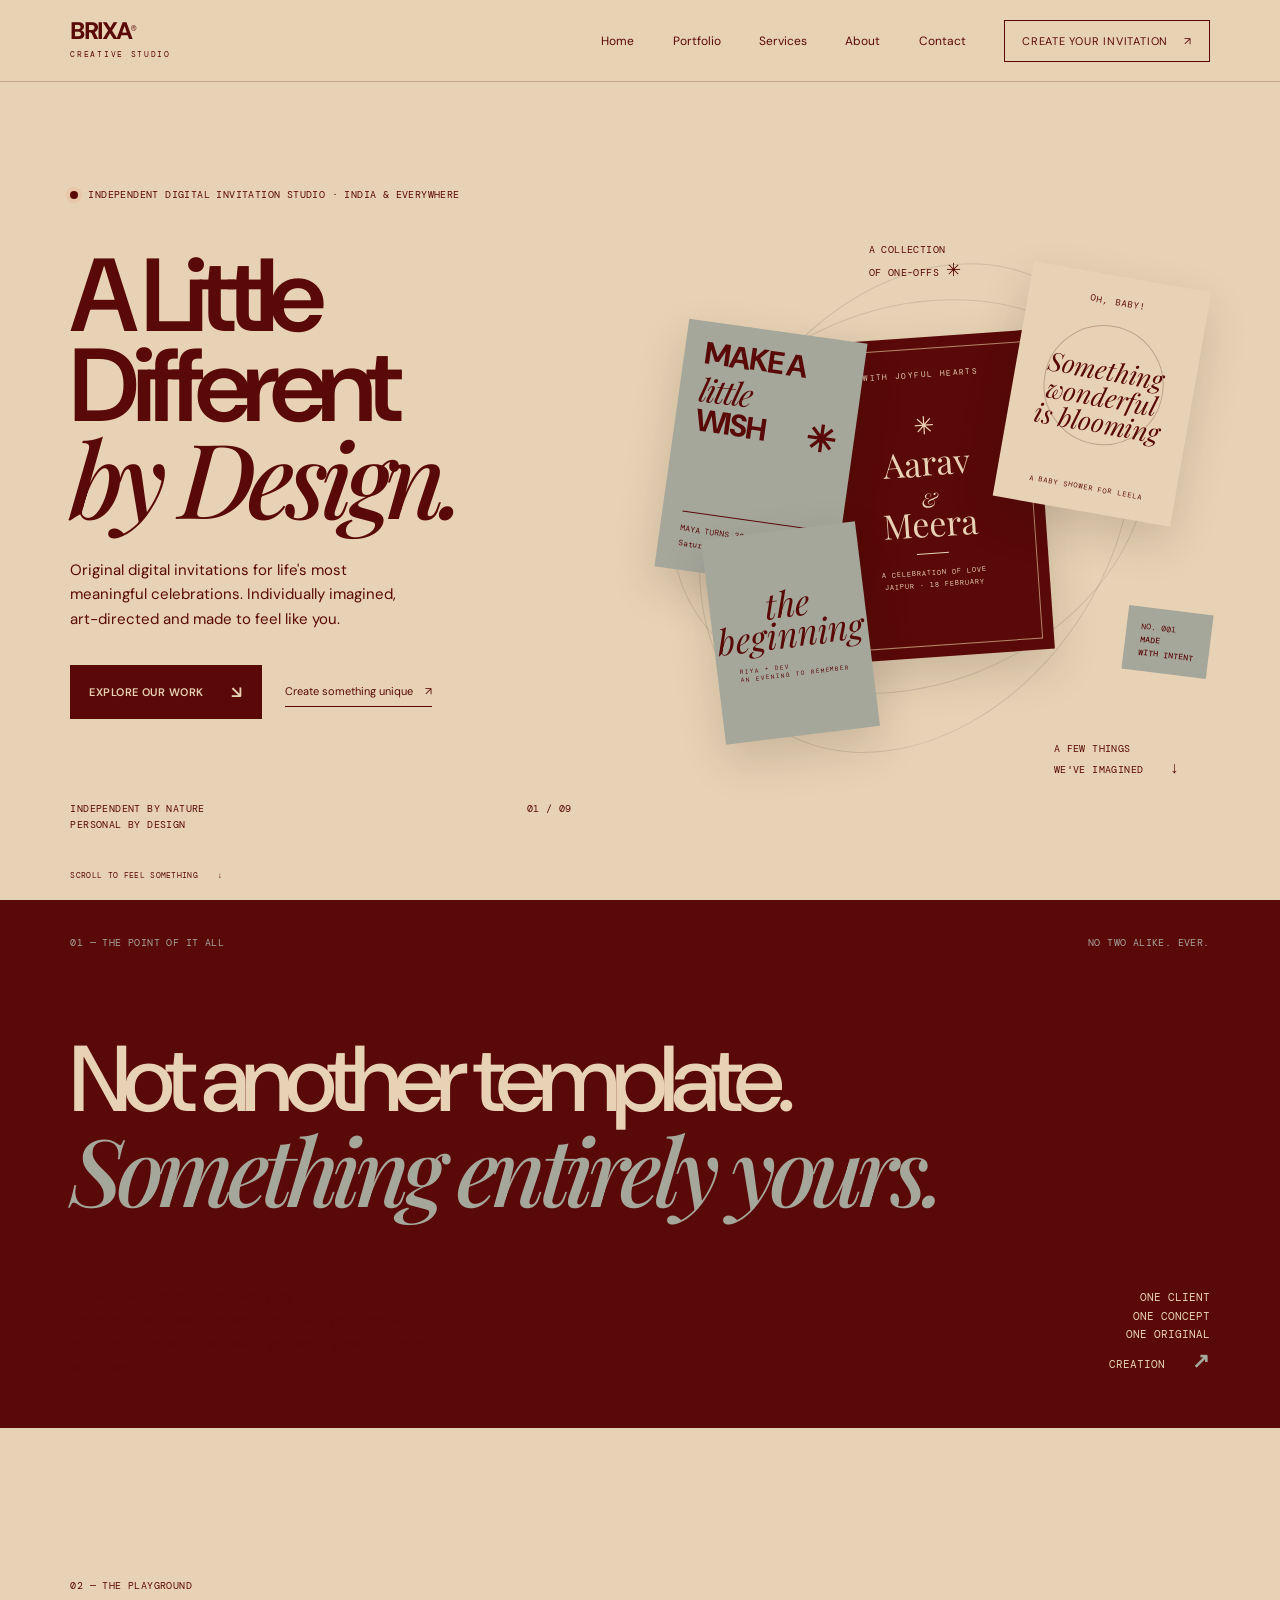
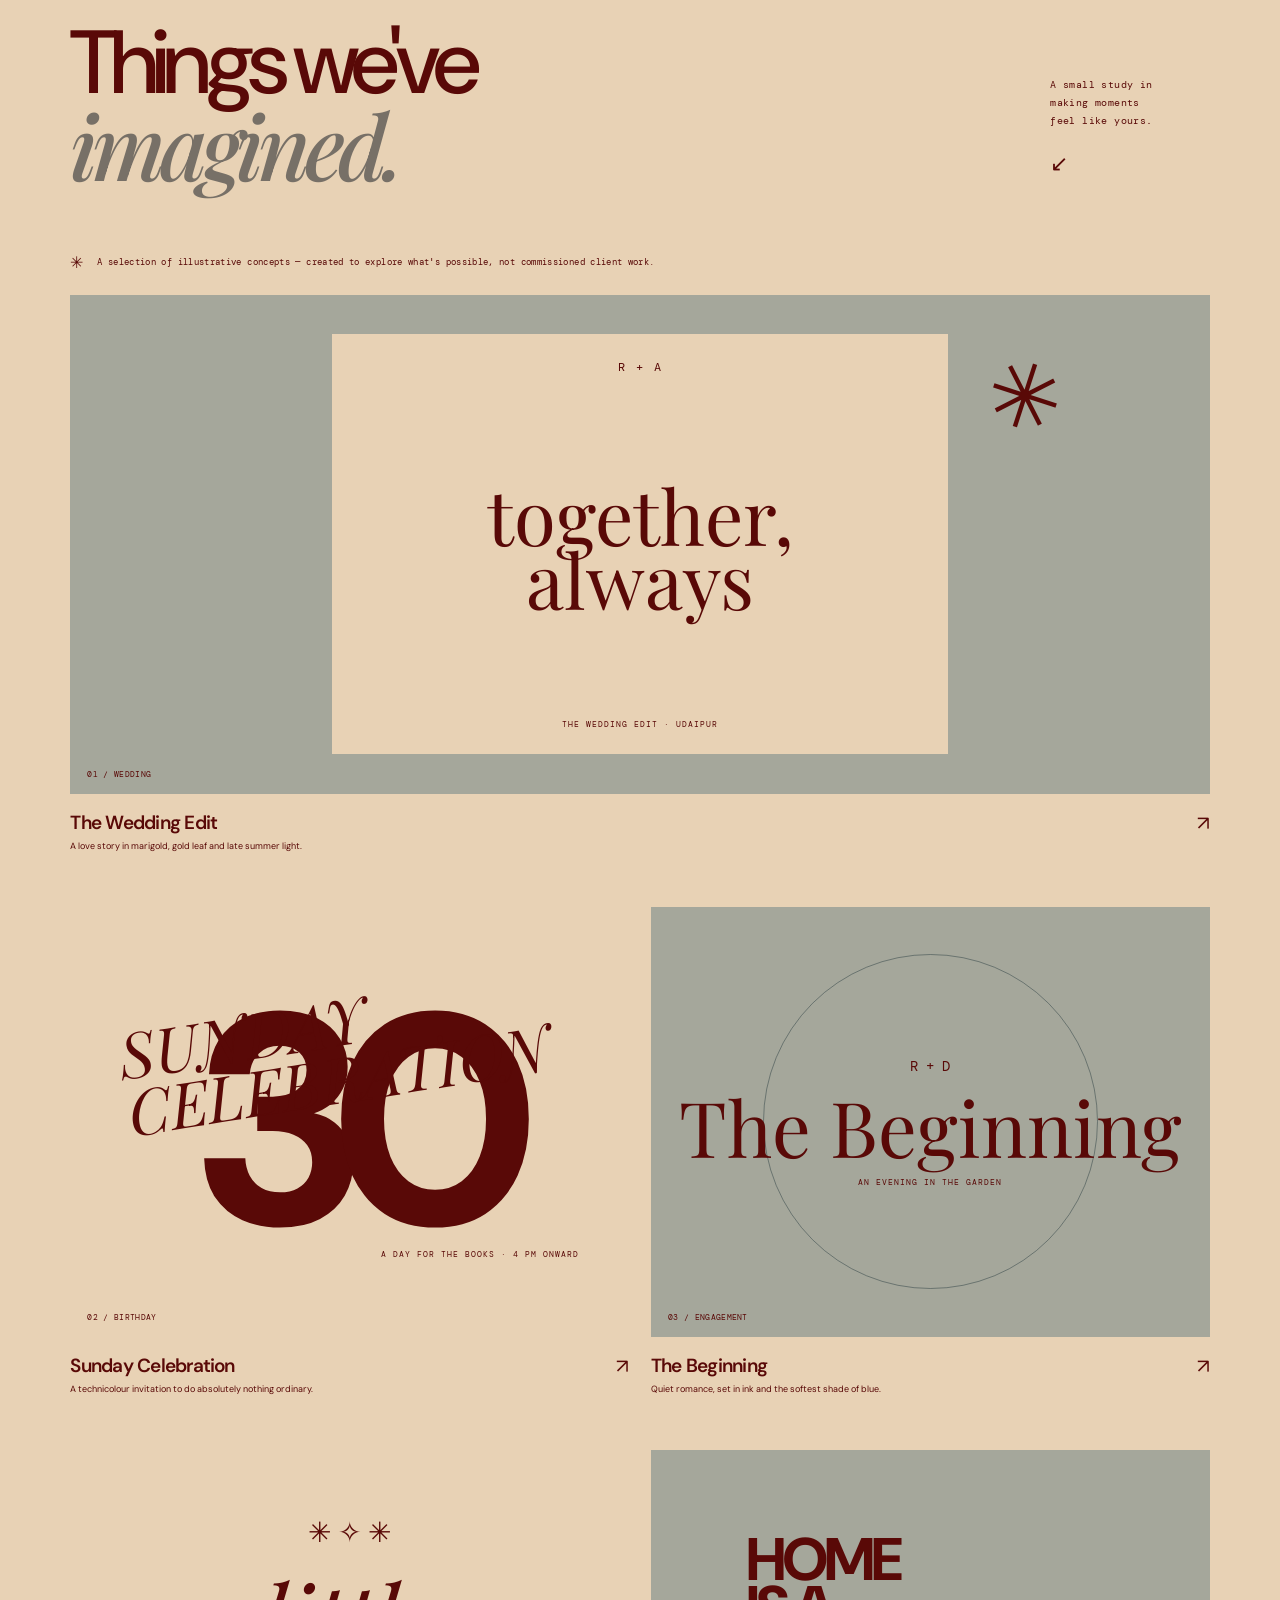
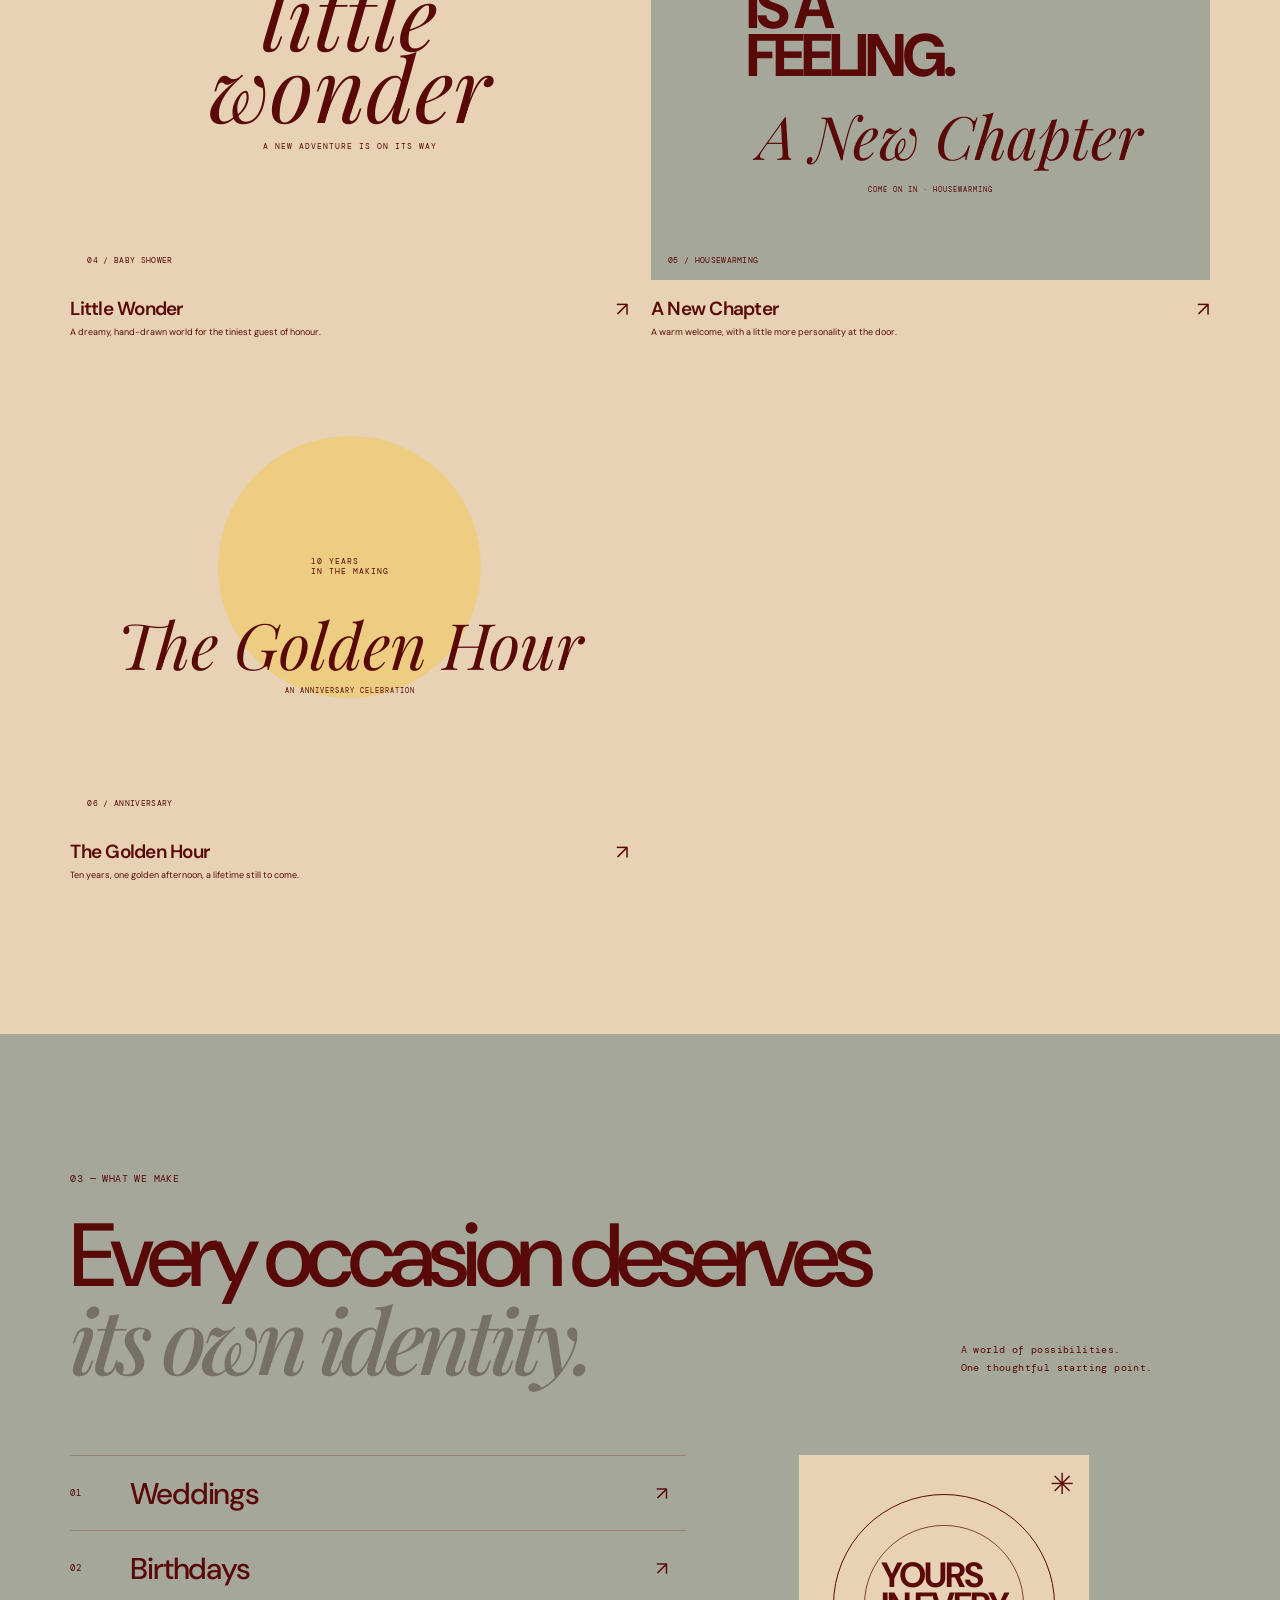
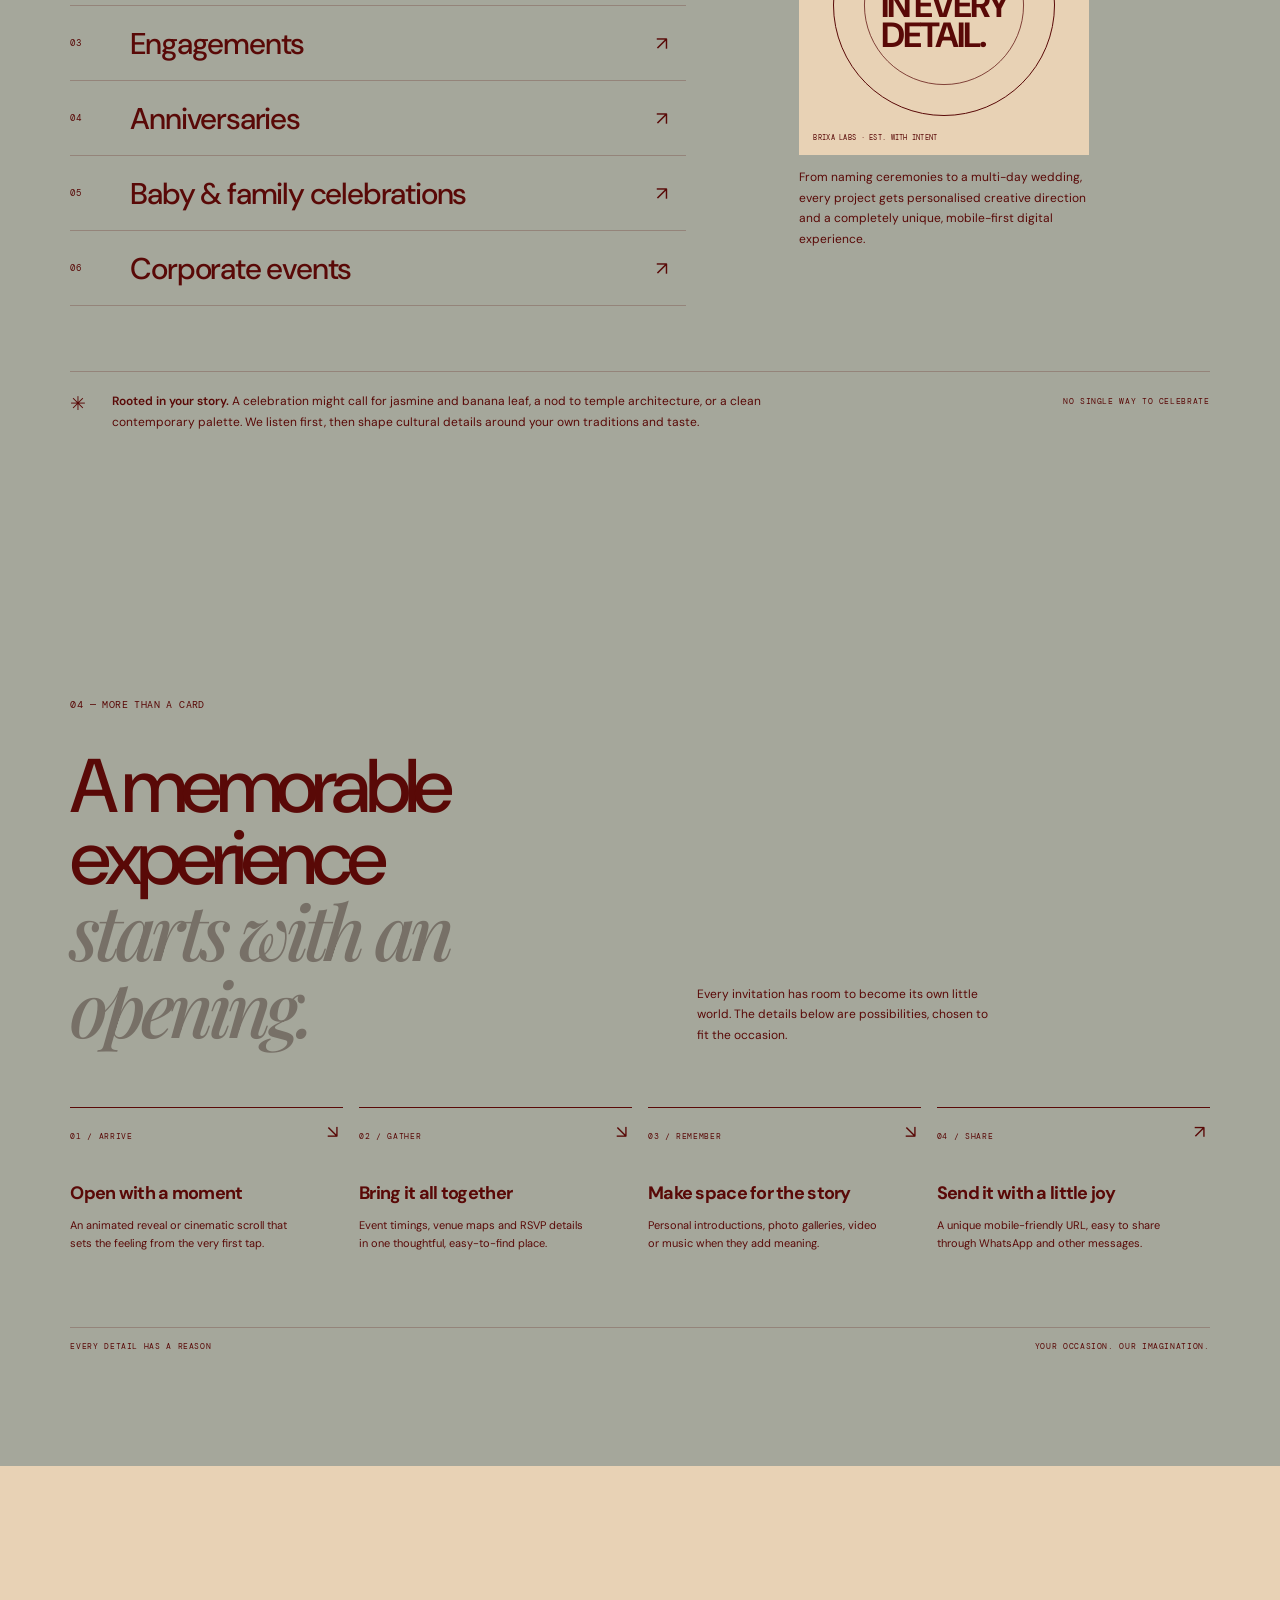
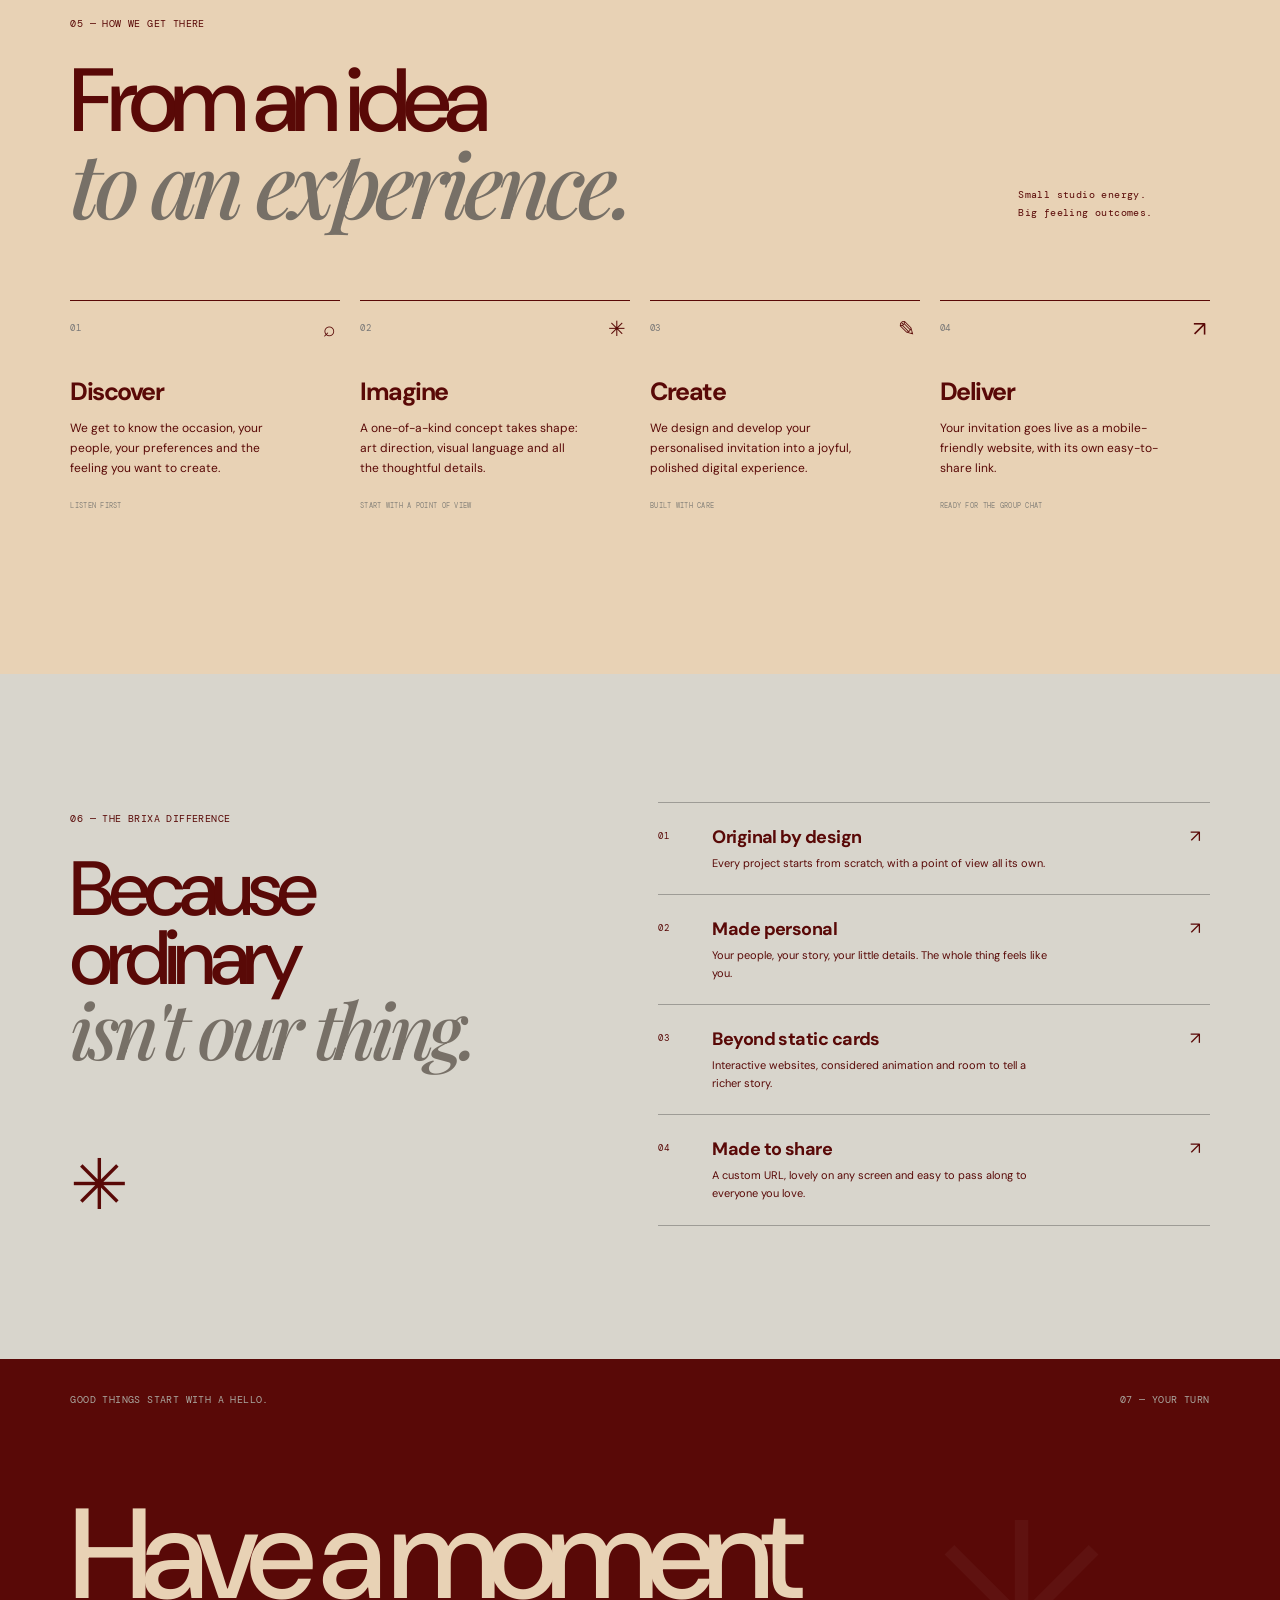
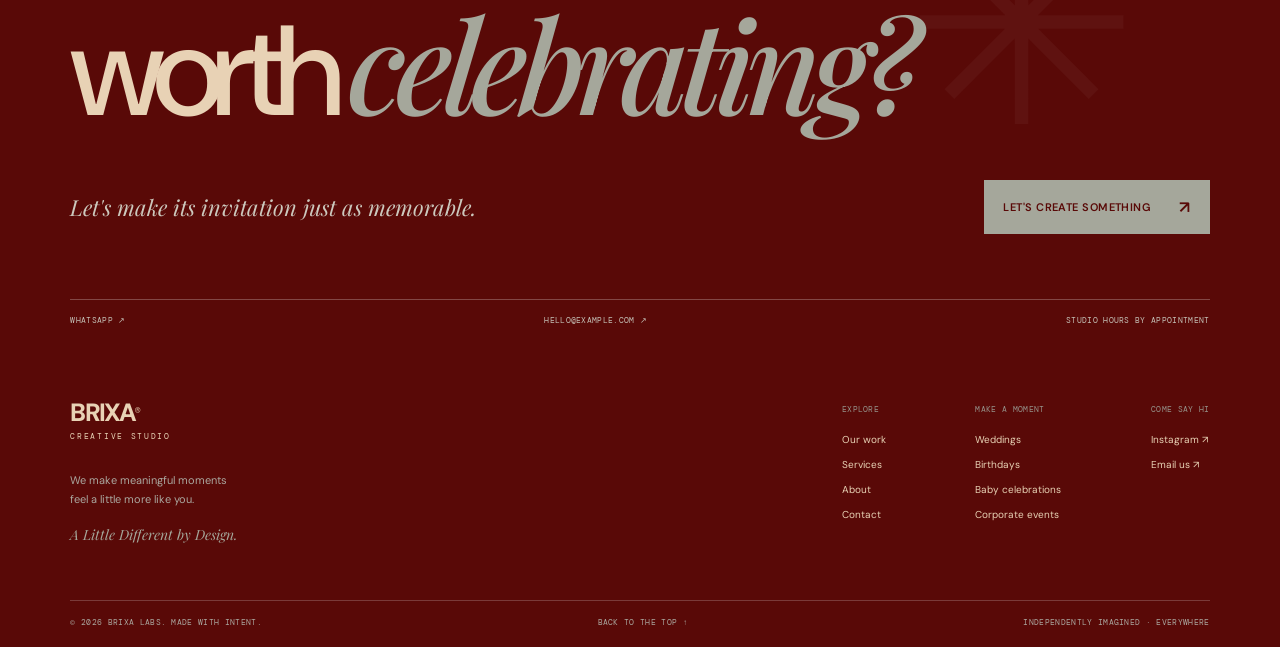
<file: index.html>
﻿<!doctype html>
<html lang="en">
<head>
  <meta charset="utf-8">
  <meta name="viewport" content="width=device-width, initial-scale=1">
  <meta name="theme-color" content="#f5f2eb">
  <meta name="description" content="BRIXA LABS creates original digital invitations for Indian weddings, family celebrations and life's meaningful moments. A little different by design.">
  <meta property="og:title" content="BRIXA LABS — A Little Different by Design">
  <meta property="og:description" content="Not just an invitation. An experience. Individually imagined digital invitations for life's meaningful occasions.">
  <meta property="og:type" content="website">
  <title>BRIXA LABS — A Little Different by Design</title>
  <link rel="preconnect" href="https://fonts.googleapis.com">
  <link rel="preconnect" href="https://fonts.gstatic.com" crossorigin>
  <link href="https://fonts.googleapis.com/css2?family=DM+Mono:wght@400;500&family=DM+Sans:wght@400;500;600;700;800&family=Playfair+Display:ital,wght@0,500;0,600;1,500;1,600&display=swap" rel="stylesheet">
  <link rel="stylesheet" href="css/style.css">
  <script src="js/script.js" defer></script>
</head>
<body>
  <a class="skip-link" href="#main">Skip to content</a>
  <header class="site-header">
    <a class="wordmark" href="#home" aria-label="Brixa Labs home">BRIXA<span>®</span><br><small>CREATIVE STUDIO</small></a>
    <button class="menu-toggle" aria-expanded="false" aria-controls="primary-nav" aria-label="Open navigation"><i></i><i></i></button>
    <nav id="primary-nav" class="primary-nav" aria-label="Main navigation">
      <a href="#home">Home</a><a href="portfolio.html">Portfolio</a><a href="#services">Services</a><a href="#about">About</a><a href="#contact">Contact</a>
      <a class="nav-cta" href="#contact">Create your invitation <span>↗</span></a>
    </nav>
  </header>

  <main id="main">
    <section class="hero section-wrap" id="home">
      <div class="hero-copy">
        <p class="eyebrow"><span class="live-dot"></span> INDEPENDENT DIGITAL INVITATION STUDIO · INDIA & EVERYWHERE</p>
        <h1>A Little Different<br><em>by Design.</em></h1>
        <p class="hero-intro">Original digital invitations for life's most meaningful celebrations. Individually imagined, art-directed and made to feel like you.</p>
        <div class="hero-actions"><a class="button button-dark" href="#work">Explore our work <span>↘</span></a><a class="text-link" href="#contact">Create something unique <span>↗</span></a></div>
        <div class="hero-foot"><span>INDEPENDENT BY NATURE<br>PERSONAL BY DESIGN</span><span>01 / 09</span></div>
      </div>
      <div class="hero-art" aria-label="Original invitation concepts shown in a collection of digital previews">
        <div class="orbit orbit-one"></div><div class="orbit orbit-two"></div>
        <div class="art-note note-top">A COLLECTION<br>OF ONE-OFFS <span>✳</span></div>
        <article class="invite invite-wedding"><div class="invite-frame"><span class="tiny-cap">WITH JOYFUL HEARTS</span><div class="sunburst">✳</div><span class="invite-script">Aarav<br><i>&</i><br>Meera</span><span class="invite-rule"></span><span class="invite-detail">A CELEBRATION OF LOVE<br>JAIPUR · 18 FEBRUARY</span></div></article>
        <article class="invite invite-birthday"><div class="birthday-top">MAKE A<br><i>little</i><br>WISH <span>✳</span></div><div class="birthday-base">MAYA TURNS 30<br>Saturday · Come as you are</div></article>
        <article class="invite invite-baby"><div class="baby-sun"></div><span>OH, BABY!</span><i>Something<br>wonderful<br>is blooming</i><small>A BABY SHOWER FOR LEELA</small></article>
        <article class="invite invite-engage"><div class="engage-scribble">the<br>beginning</div><span>RIYA + DEV<br>AN EVENING TO REMEMBER</span></article>
        <div class="art-sticker">NO. 001<br><b>MADE<br>WITH INTENT</b></div>
        <div class="art-caption">A FEW THINGS<br>WE'VE IMAGINED <span>↓</span></div>
      </div>
      <a class="scroll-cue" href="#statement">SCROLL TO FEEL SOMETHING <span>↓</span></a>
    </section>

    <section class="statement" id="statement">
      <div class="statement-meta"><span>01 — THE POINT OF IT ALL</span><span>NO TWO ALIKE. EVER.</span></div>
      <h2>Not another template.<br><em>Something entirely yours.</em></h2>
      <div class="statement-bottom"><p>No two celebrations are alike. Why should their invitations be? Every project starts with your people, your traditions and the feeling you want guests to carry with them.</p><div class="statement-stamp">ONE CLIENT<br><span>·</span> ONE CONCEPT<br><span>·</span> ONE ORIGINAL<br>CREATION <b>↗</b></div></div>
    </section>

    <section class="work section-wrap" id="work">
      <div class="section-heading"><div><p class="eyebrow">02 — THE PLAYGROUND</p><h2>Things we've<br><em>imagined.</em></h2></div><p class="heading-aside">A small study in<br>making moments<br>feel like yours. <span>↙</span></p></div>
      <p class="concept-note"><span>✳</span> A selection of illustrative concepts — created to explore what's possible, not commissioned client work.</p>
      <div class="project-grid">
        <article class="project project-large" tabindex="0"><div class="project-visual visual-wedding"><div class="project-sky"><span>R + A</span><i>together,<br>always</i><small>THE WEDDING EDIT · UDAIPUR</small></div><div class="project-flower">✳</div><span class="visual-tag">01 / WEDDING</span></div><div class="project-info"><div><h3>The Wedding Edit</h3><p>A love story in marigold, gold leaf and late summer light.</p></div><span class="project-arrow">↗</span></div></article>
        <article class="project" tabindex="0"><div class="project-visual visual-birthday"><span class="bday-num">30</span><span class="bday-copy">SUNDAY<br>CELEBRATION</span><span class="bday-bottom">A DAY FOR THE BOOKS · 4 PM ONWARD</span><span class="visual-tag">02 / BIRTHDAY</span></div><div class="project-info"><div><h3>Sunday Celebration</h3><p>A technicolour invitation to do absolutely nothing ordinary.</p></div><span class="project-arrow">↗</span></div></article>
        <article class="project" tabindex="0"><div class="project-visual visual-beginning"><div class="beginning-circle"></div><span>R + D</span><i>The Beginning</i><small>AN EVENING IN THE GARDEN</small><span class="visual-tag">03 / ENGAGEMENT</span></div><div class="project-info"><div><h3>The Beginning</h3><p>Quiet romance, set in ink and the softest shade of blue.</p></div><span class="project-arrow">↗</span></div></article>
        <article class="project" tabindex="0"><div class="project-visual visual-wonder"><span class="wonder-stars">✳ ✧ ✳</span><i>little<br>wonder</i><span class="wonder-copy">A NEW ADVENTURE IS ON ITS WAY</span><span class="visual-tag">04 / BABY SHOWER</span></div><div class="project-info"><div><h3>Little Wonder</h3><p>A dreamy, hand-drawn world for the tiniest guest of honour.</p></div><span class="project-arrow">↗</span></div></article>
        <article class="project" tabindex="0"><div class="project-visual visual-chapter"><span class="chapter-mark">HOME<br>IS A<br>FEELING.</span><i>A New Chapter</i><small>COME ON IN · HOUSEWARMING</small><span class="visual-tag">05 / HOUSEWARMING</span></div><div class="project-info"><div><h3>A New Chapter</h3><p>A warm welcome, with a little more personality at the door.</p></div><span class="project-arrow">↗</span></div></article>
        <article class="project" tabindex="0"><div class="project-visual visual-golden"><div class="golden-disc"></div><span>10 YEARS<br>IN THE MAKING</span><i>The Golden Hour</i><small>AN ANNIVERSARY CELEBRATION</small><span class="visual-tag">06 / ANNIVERSARY</span></div><div class="project-info"><div><h3>The Golden Hour</h3><p>Ten years, one golden afternoon, a lifetime still to come.</p></div><span class="project-arrow">↗</span></div></article>
      </div>
    </section>

    <section class="services" id="services"><div class="section-wrap services-inner"><div class="section-heading"><div><p class="eyebrow">03 — WHAT WE MAKE</p><h2>Every occasion deserves<br><em>its own identity.</em></h2></div><p class="heading-aside">A world of possibilities.<br>One thoughtful starting point.</p></div><div class="service-layout"><div class="service-list" role="list"><a href="#contact" class="service-row" role="listitem"><span>01</span><b>Weddings</b><i>↗</i></a><a href="#contact" class="service-row" role="listitem"><span>02</span><b>Birthdays</b><i>↗</i></a><a href="#contact" class="service-row" role="listitem"><span>03</span><b>Engagements</b><i>↗</i></a><a href="#contact" class="service-row" role="listitem"><span>04</span><b>Anniversaries</b><i>↗</i></a><a href="#contact" class="service-row" role="listitem"><span>05</span><b>Baby & family celebrations</b><i>↗</i></a><a href="#contact" class="service-row" role="listitem"><span>06</span><b>Corporate events</b><i>↗</i></a></div><div class="service-aside"><div class="service-art"><span class="service-orbit"></span><b>YOURS<br>IN EVERY<br>DETAIL.</b><small>BRIXA LABS · EST. WITH INTENT</small><span class="service-star">✳</span></div><p>From naming ceremonies to a multi-day wedding, every project gets personalised creative direction and a completely unique, mobile-first digital experience.</p></div></div><div class="culture-note"><span>✳</span><p><b>Rooted in your story.</b> A celebration might call for jasmine and banana leaf, a nod to temple architecture, or a clean contemporary palette. We listen first, then shape cultural details around your own traditions and taste.</p><span class="culture-label">NO SINGLE WAY TO CELEBRATE</span></div></div></section>

    <section class="signature section-wrap" aria-labelledby="signature-title"><div class="signature-head"><p class="eyebrow">04 — MORE THAN A CARD</p><h2 id="signature-title">A memorable experience<br><em>starts with an opening.</em></h2><p>Every invitation has room to become its own little world. The details below are possibilities, chosen to fit the occasion.</p></div><div class="signature-grid"><article><span>01 / ARRIVE</span><b>Open with a moment</b><p>An animated reveal or cinematic scroll that sets the feeling from the very first tap.</p><i>↘</i></article><article><span>02 / GATHER</span><b>Bring it all together</b><p>Event timings, venue maps and RSVP details in one thoughtful, easy-to-find place.</p><i>↘</i></article><article><span>03 / REMEMBER</span><b>Make space for the story</b><p>Personal introductions, photo galleries, video or music when they add meaning.</p><i>↘</i></article><article><span>04 / SHARE</span><b>Send it with a little joy</b><p>A unique mobile-friendly URL, easy to share through WhatsApp and other messages.</p><i>↗</i></article></div><div class="signature-foot"><span>EVERY DETAIL HAS A REASON</span><span>YOUR OCCASION. OUR IMAGINATION.</span></div></section>

    <section class="process section-wrap" id="about"><div class="section-heading"><div><p class="eyebrow">05 — HOW WE GET THERE</p><h2>From an idea<br><em>to an experience.</em></h2></div><p class="heading-aside">Small studio energy.<br>Big feeling outcomes.</p></div><div class="process-grid"><article><span class="step-no">01</span><span class="step-icon">⌕</span><h3>Discover</h3><p>We get to know the occasion, your people, your preferences and the feeling you want to create.</p><small>LISTEN FIRST</small></article><article><span class="step-no">02</span><span class="step-icon">✳</span><h3>Imagine</h3><p>A one-of-a-kind concept takes shape: art direction, visual language and all the thoughtful details.</p><small>START WITH A POINT OF VIEW</small></article><article><span class="step-no">03</span><span class="step-icon">✎</span><h3>Create</h3><p>We design and develop your personalised invitation into a joyful, polished digital experience.</p><small>BUILT WITH CARE</small></article><article><span class="step-no">04</span><span class="step-icon">↗</span><h3>Deliver</h3><p>Your invitation goes live as a mobile-friendly website, with its own easy-to-share link.</p><small>READY FOR THE GROUP CHAT</small></article></div></section>

    <section class="why"><div class="section-wrap why-inner"><div class="why-heading"><p class="eyebrow">06 — THE BRIXA DIFFERENCE</p><h2>Because ordinary<br><em>isn't our thing.</em></h2><div class="why-doodle">✳</div></div><div class="why-list"><article><span>01</span><div><h3>Original by design</h3><p>Every project starts from scratch, with a point of view all its own.</p></div><i>↗</i></article><article><span>02</span><div><h3>Made personal</h3><p>Your people, your story, your little details. The whole thing feels like you.</p></div><i>↗</i></article><article><span>03</span><div><h3>Beyond static cards</h3><p>Interactive websites, considered animation and room to tell a richer story.</p></div><i>↗</i></article><article><span>04</span><div><h3>Made to share</h3><p>A custom URL, lovely on any screen and easy to pass along to everyone you love.</p></div><i>↗</i></article></div></div></section>

    <section class="contact section-wrap" id="contact"><div class="contact-top"><span>GOOD THINGS START WITH A HELLO.</span><span>07 — YOUR TURN</span></div><h2>Have a moment<br>worth <em>celebrating?</em></h2><div class="contact-bottom"><p>Let's make its invitation just as memorable.</p><a class="button button-lime" href="mailto:hello@example.com?subject=Let%E2%80%99s%20create%20something">Let's create something <span>↗</span></a></div><div class="contact-orbit">✳</div><div class="contact-meta"><a href="https://wa.me/YOUR_NUMBER" aria-label="WhatsApp placeholder — replace with your number">WHATSAPP ↗</a><a href="mailto:hello@example.com">HELLO@EXAMPLE.COM ↗</a><span>STUDIO HOURS BY APPOINTMENT</span></div></section>
  </main>

  <footer class="footer"><div class="footer-main"><div class="footer-brand"><a class="wordmark wordmark-footer" href="#home">BRIXA<span>®</span><br><small>CREATIVE STUDIO</small></a><p>We make meaningful moments<br>feel a little more like you.</p><em>A Little Different by Design.</em></div><div class="footer-links"><div><span>EXPLORE</span><a href="#work">Our work</a><a href="#services">Services</a><a href="#about">About</a><a href="#contact">Contact</a></div><div><span>MAKE A MOMENT</span><a href="#services">Weddings</a><a href="#services">Birthdays</a><a href="#services">Baby celebrations</a><a href="#services">Corporate events</a></div><div><span>COME SAY HI</span><a href="https://instagram.com/yourstudio" aria-label="Instagram placeholder — replace with your studio profile">Instagram ↗</a><a href="mailto:hello@example.com">Email us ↗</a></div></div></div><div class="footer-bottom"><span>© <span id="year"></span> BRIXA LABS. MADE WITH INTENT.</span><a href="#home">BACK TO THE TOP ↑</a><span>INDEPENDENTLY IMAGINED · EVERYWHERE</span></div></footer>
  <a class="back-top" href="#home" aria-label="Back to top">↑</a>
</body>
</html>
</file>
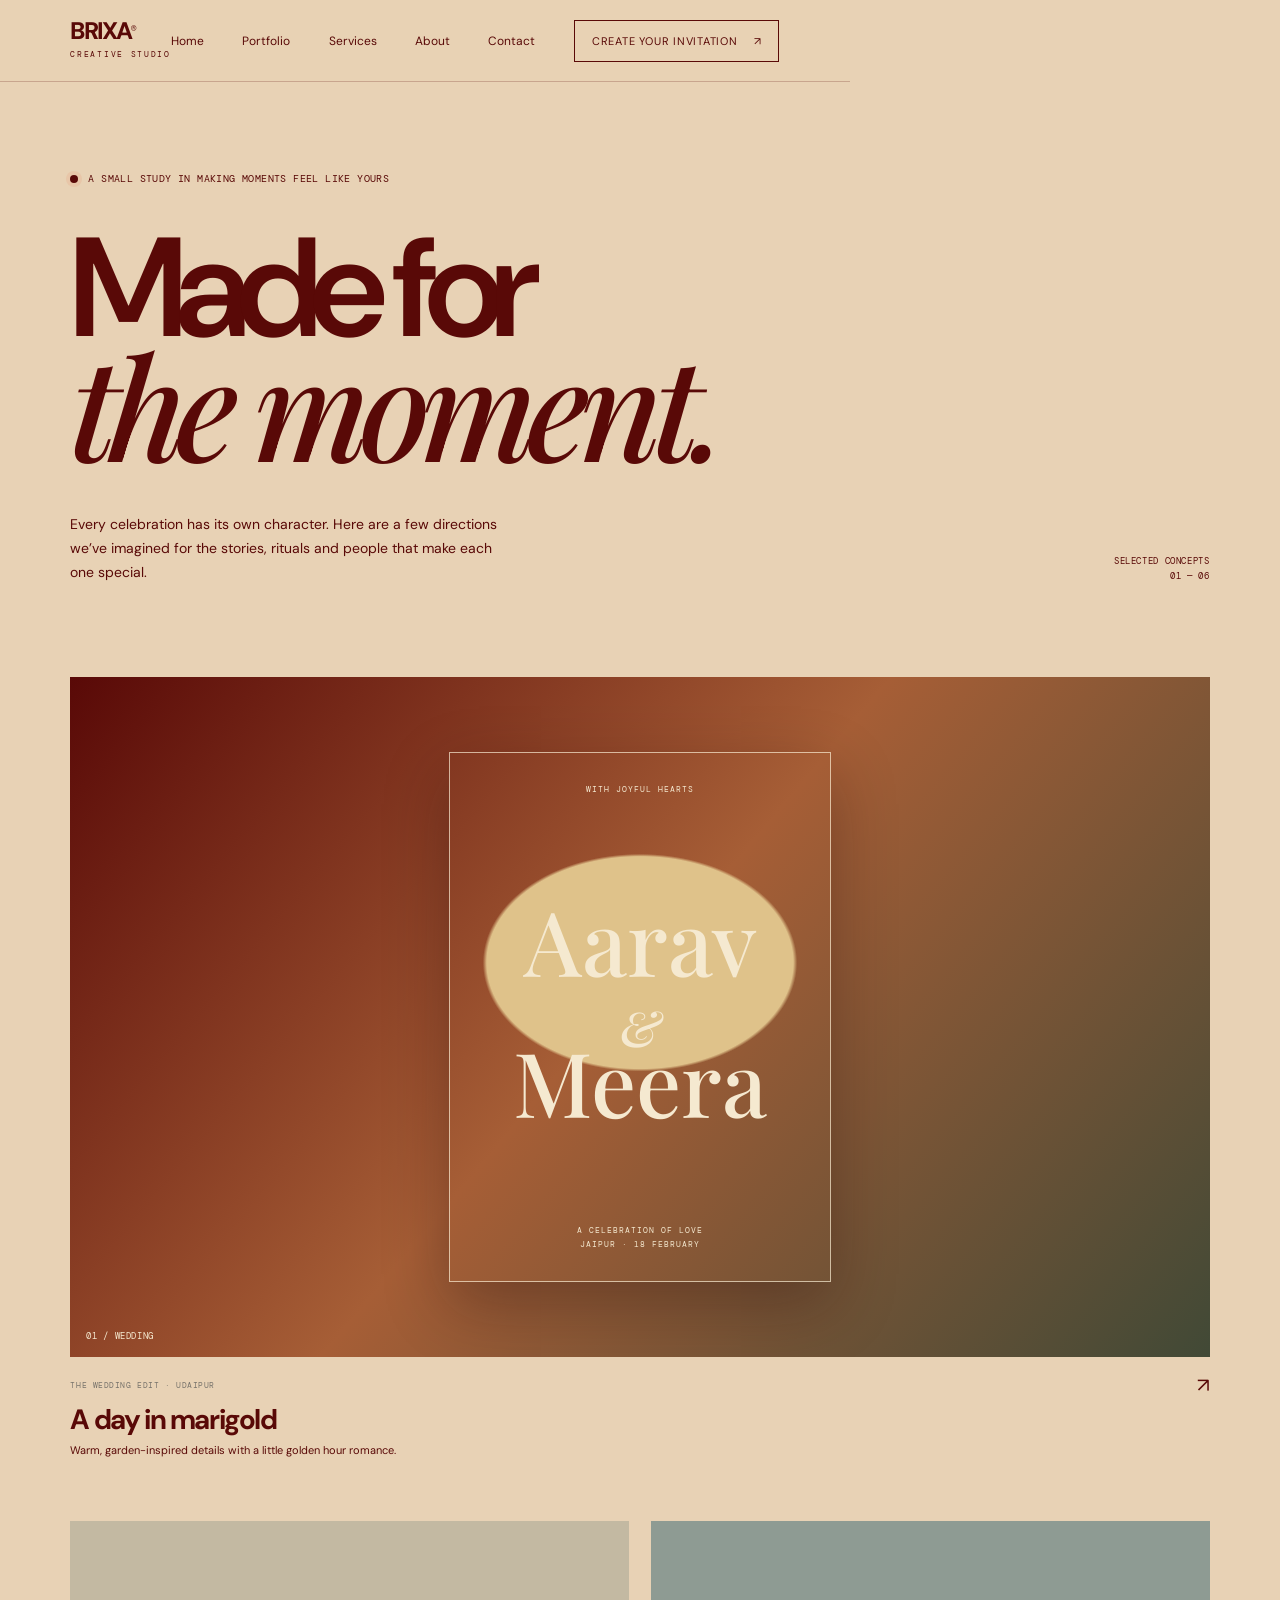
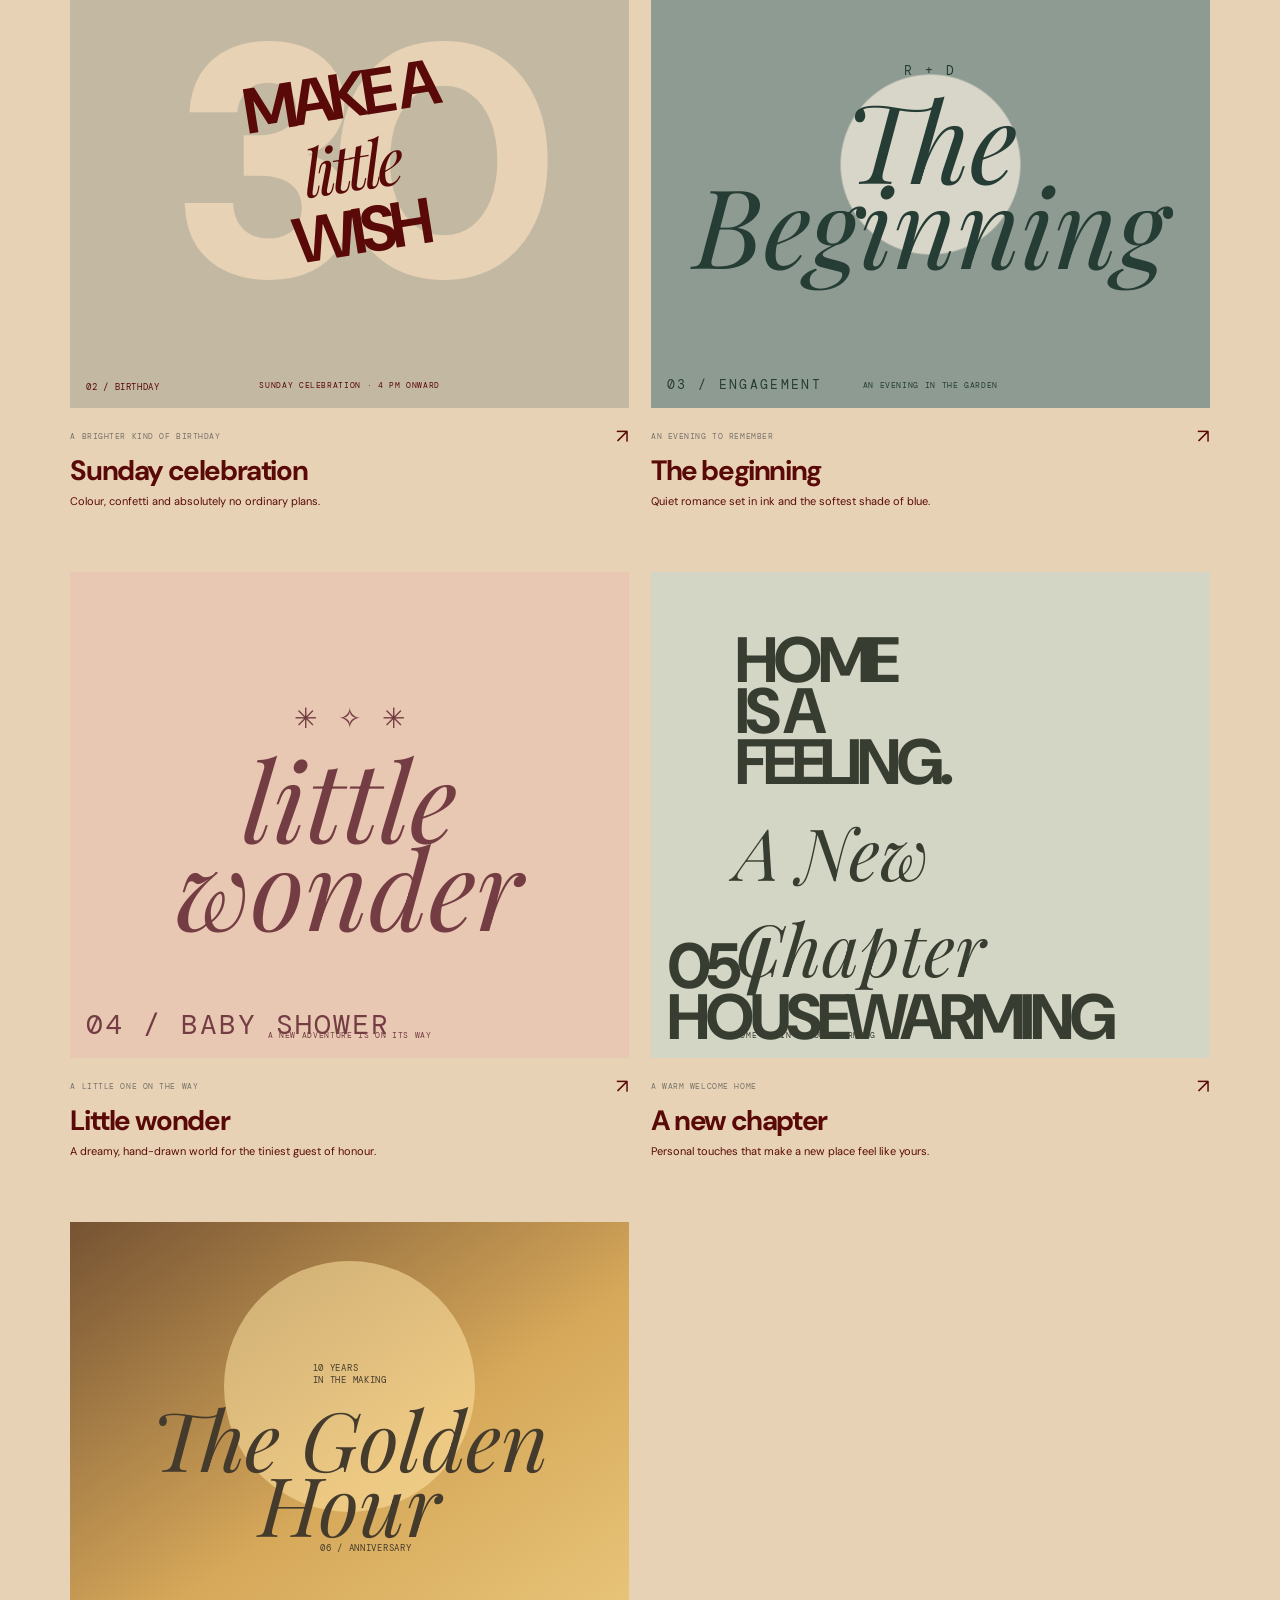
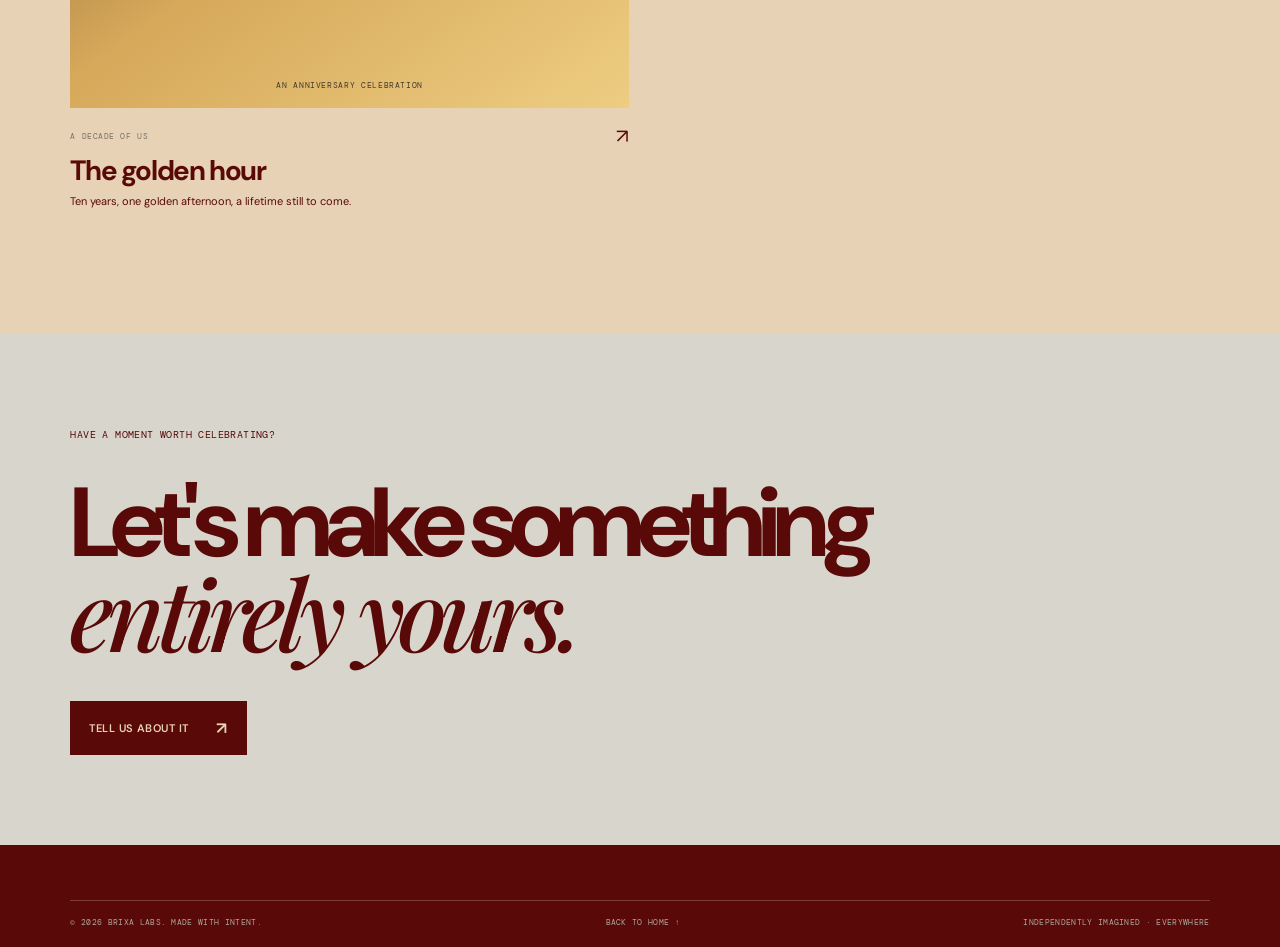
<file: portfolio.html>
﻿<!doctype html>
<html lang="en">
<head>
  <meta charset="utf-8">
  <meta name="viewport" content="width=device-width, initial-scale=1">
  <meta name="theme-color" content="#e8d2b5">
  <meta name="description" content="A collection of original digital invitation concepts by Brixa Labs.">
  <title>Portfolio — BRIXA LABS</title>
  <link rel="preconnect" href="https://fonts.googleapis.com">
  <link rel="preconnect" href="https://fonts.gstatic.com" crossorigin>
  <link href="https://fonts.googleapis.com/css2?family=DM+Mono:wght@400;500&family=DM+Sans:wght@400;500;600;700;800&family=Playfair+Display:ital,wght@0,500;0,600;1,500;1,600&display=swap" rel="stylesheet">
  <link rel="stylesheet" href="css/style.css">
  <script src="js/script.js" defer></script>
</head>
<body class="portfolio-page">
  <a class="skip-link" href="#main">Skip to content</a>
  <header class="site-header">
    <a class="wordmark" href="index.html#home" aria-label="Brixa Labs home">BRIXA<span>®</span><br><small>CREATIVE STUDIO</small></a>
    <button class="menu-toggle" aria-expanded="false" aria-controls="primary-nav" aria-label="Open navigation"><i></i><i></i></button>
    <nav id="primary-nav" class="primary-nav" aria-label="Main navigation">
      <a href="index.html#home">Home</a><a href="portfolio.html" aria-current="page">Portfolio</a><a href="index.html#services">Services</a><a href="index.html#about">About</a><a href="index.html#contact">Contact</a>
      <a class="nav-cta" href="index.html#contact">Create your invitation <span>↗</span></a>
    </nav>
  </header>
  <main id="main">
    <section class="portfolio-intro section-wrap">
      <p class="eyebrow"><span class="live-dot"></span> A SMALL STUDY IN MAKING MOMENTS FEEL LIKE YOURS</p>
      <h1>Made for<br><em>the moment.</em></h1>
      <div class="portfolio-intro-foot"><p>Every celebration has its own character. Here are a few directions we’ve imagined for the stories, rituals and people that make each one special.</p><span>SELECTED CONCEPTS<br>01 — 06</span></div>
    </section>
    <section class="portfolio-grid section-wrap" aria-label="Invitation portfolio">
      <article class="portfolio-card portfolio-card-feature reveal"><div class="portfolio-art portfolio-art-wedding"><div class="portfolio-frame"><span>WITH JOYFUL HEARTS</span><b>Aarav<br><i>&</i><br>Meera</b><small>A CELEBRATION OF LOVE<br>JAIPUR · 18 FEBRUARY</small></div><span class="portfolio-art-index">01 / WEDDING</span></div><div class="portfolio-caption"><div><span>THE WEDDING EDIT · UDAIPUR</span><h2>A day in marigold</h2><p>Warm, garden-inspired details with a little golden hour romance.</p></div><b>↗</b></div></article>
      <article class="portfolio-card reveal"><div class="portfolio-art portfolio-art-birthday"><span class="portfolio-bday-number">30</span><b>MAKE A<br><i>little</i><br>WISH</b><small>SUNDAY CELEBRATION · 4 PM ONWARD</small><span class="portfolio-art-index">02 / BIRTHDAY</span></div><div class="portfolio-caption"><div><span>A BRIGHTER KIND OF BIRTHDAY</span><h2>Sunday celebration</h2><p>Colour, confetti and absolutely no ordinary plans.</p></div><b>↗</b></div></article>
      <article class="portfolio-card reveal"><div class="portfolio-art portfolio-art-engage"><span>R + D</span><b>The<br>Beginning</b><small>AN EVENING IN THE GARDEN</small><span class="portfolio-art-index">03 / ENGAGEMENT</span></div><div class="portfolio-caption"><div><span>AN EVENING TO REMEMBER</span><h2>The beginning</h2><p>Quiet romance set in ink and the softest shade of blue.</p></div><b>↗</b></div></article>
      <article class="portfolio-card reveal"><div class="portfolio-art portfolio-art-baby"><span>✳ &nbsp; ✧ &nbsp; ✳</span><b>little<br>wonder</b><small>A NEW ADVENTURE IS ON ITS WAY</small><span class="portfolio-art-index">04 / BABY SHOWER</span></div><div class="portfolio-caption"><div><span>A LITTLE ONE ON THE WAY</span><h2>Little wonder</h2><p>A dreamy, hand-drawn world for the tiniest guest of honour.</p></div><b>↗</b></div></article>
      <article class="portfolio-card reveal"><div class="portfolio-art portfolio-art-home"><span>HOME<br>IS A<br>FEELING.</span><b>A New Chapter</b><small>COME ON IN · HOUSEWARMING</small><span class="portfolio-art-index">05 / HOUSEWARMING</span></div><div class="portfolio-caption"><div><span>A WARM WELCOME HOME</span><h2>A new chapter</h2><p>Personal touches that make a new place feel like yours.</p></div><b>↗</b></div></article>
      <article class="portfolio-card reveal"><div class="portfolio-art portfolio-art-anniversary"><span>10 YEARS<br>IN THE MAKING</span><b>The Golden<br>Hour</b><small>AN ANNIVERSARY CELEBRATION</small><span class="portfolio-art-index">06 / ANNIVERSARY</span></div><div class="portfolio-caption"><div><span>A DECADE OF US</span><h2>The golden hour</h2><p>Ten years, one golden afternoon, a lifetime still to come.</p></div><b>↗</b></div></article>
    </section>
    <section class="portfolio-cta section-wrap"><p class="eyebrow">HAVE A MOMENT WORTH CELEBRATING?</p><h2>Let's make something<br><em>entirely yours.</em></h2><a class="button button-dark" href="index.html#contact">Tell us about it <span>↗</span></a></section>
  </main>
  <footer class="footer"><div class="footer-bottom"><span>© <span id="year"></span> BRIXA LABS. MADE WITH INTENT.</span><a href="index.html#home">BACK TO HOME ↑</a><span>INDEPENDENTLY IMAGINED · EVERYWHERE</span></div></footer>
  <a class="back-top" href="#main" aria-label="Back to top">↑</a>
</body>
</html>
</file>
<file: css/style.css>
@charset "UTF-8";
:root{--paper:#e8d2b5;--ink:#590907;--lime:#a5a79b;--orange:#590907;--grey:#a5a79b;--line:rgba(89,9,7,.22);--sans:'DM Sans',Arial,sans-serif;--serif:'Playfair Display',Georgia,serif;--mono:'DM Mono',monospace;--pad:clamp(22px,5.5vw,88px)}
*{box-sizing:border-box}html{scroll-behavior:smooth;scroll-padding-top:92px}body{margin:0;background:var(--paper);color:var(--ink);font-family:var(--sans);-webkit-font-smoothing:antialiased}a{color:inherit;text-decoration:none}button{font:inherit}.skip-link{position:absolute;top:-50px;left:20px;background:var(--lime);padding:12px;z-index:200}.skip-link:focus{top:10px}.section-wrap{padding-left:var(--pad);padding-right:var(--pad)}.site-header{height:82px;padding:0 var(--pad);display:flex;align-items:center;justify-content:space-between;border-bottom:1px solid var(--line);position:sticky;top:0;z-index:30;background:rgba(245,242,235,.94);backdrop-filter:blur(12px)}.wordmark{font-size:24px;font-weight:800;letter-spacing:-1.8px;line-height:.72;display:block}.wordmark>span{font:9px var(--mono);vertical-align:top;letter-spacing:0}.wordmark small{font:8px var(--mono);letter-spacing:1.7px}.primary-nav{display:flex;align-items:center;gap:clamp(18px,3vw,44px);font-size:12px}.primary-nav>a:not(.nav-cta){transition:opacity .2s}.primary-nav>a:not(.nav-cta):hover{opacity:.55}.nav-cta{font-size:11px;text-transform:uppercase;letter-spacing:.07em;padding:13px 17px;border:1px solid var(--ink);transition:background .2s,color .2s}.nav-cta:hover{background:var(--ink);color:var(--paper)}.nav-cta span{margin-left:12px}.menu-toggle{display:none;background:none;border:0}.hero{min-height:calc(100svh - 82px);padding-top:clamp(56px,7.5vw,110px);padding-bottom:62px;display:grid;grid-template-columns:.95fr 1.05fr;position:relative;overflow:hidden}.hero-copy{position:relative;z-index:2}.eyebrow,.hero-foot,.art-note,.art-caption,.scroll-cue,.statement-meta,.concept-note,.visual-tag,.project-info p,.heading-aside,.service-row>span,.service-art small,.process-grid small,.step-no,.why-list>article>span,.contact-top,.contact-meta,.footer-links>div>span,.footer-bottom{font:10px var(--mono);letter-spacing:.04em}.eyebrow{display:flex;align-items:center;gap:10px}.live-dot{width:8px;height:8px;border-radius:50%;background:var(--orange);box-shadow:0 0 0 4px rgba(229,139,98,.16)}h1{font-size:clamp(58px,8.1vw,122px);line-height:.87;letter-spacing:-.085em;margin:50px 0 28px;font-weight:600}h1 em,h2 em{font-family:var(--serif);font-weight:500;letter-spacing:-.07em}.hero-intro{max-width:345px;font-size:15px;line-height:1.65;color:#555;margin:0 0 33px}.hero-actions{display:flex;align-items:center;gap:23px;flex-wrap:wrap}.button{display:inline-flex;align-items:center;justify-content:space-between;gap:28px;padding:16px 19px;font-size:11px;font-weight:600;text-transform:uppercase;letter-spacing:.04em;transition:transform .2s,background .2s}.button:hover{transform:translateY(-3px)}.button-dark{background:var(--ink);color:var(--paper)}.button-dark:hover{background:#373737}.button span{font-size:17px}.text-link{font-size:11px;border-bottom:1px solid var(--ink);padding:8px 0}.text-link span{margin-left:9px}.hero-foot{position:absolute;bottom:5px;left:0;right:40px;display:flex;justify-content:space-between;line-height:1.6}.hero-art{position:relative;min-height:555px;align-self:center}.orbit{border:1px solid rgba(25,25,25,.12);border-radius:50%;position:absolute;transform:rotate(-22deg)}.orbit-one{width:82%;height:68%;top:14%;left:9%}.orbit-two{width:66%;height:94%;top:3%;left:18%;transform:rotate(32deg)}.invite{position:absolute;box-shadow:0 18px 45px rgba(28,23,15,.15);overflow:hidden;transition:transform .5s cubic-bezier(.2,.8,.2,1);z-index:2}.hero-art:hover .invite-wedding{transform:translate(-50%,-50%) rotate(-7deg)}.invite-wedding{background:#752e28;color:#f7dfab;width:230px;height:320px;left:53%;top:48%;transform:translate(-50%,-50%) rotate(-4deg);padding:11px}.invite-frame{height:100%;border:1px solid rgba(247,223,171,.58);display:flex;align-items:center;flex-direction:column;position:relative;padding:20px 10px}.tiny-cap{font:8px var(--mono);letter-spacing:1.4px}.sunburst{font-size:25px;margin-top:30px}.invite-script{font:34px/.9 var(--serif);text-align:center;margin:5px 0 14px}.invite-script i{font-size:20px}.invite-rule{width:32px;border-top:1px solid;margin:0 0 13px}.invite-detail{font:7px/1.8 var(--mono);letter-spacing:1px;text-align:center}.invite-birthday{width:180px;height:250px;left:10%;top:18%;background:#d8fa71;color:#222;transform:rotate(8deg);padding:20px;display:flex;flex-direction:column;justify-content:space-between}.birthday-top{font-size:31px;font-weight:800;line-height:.8;letter-spacing:-2px}.birthday-top i{font:italic 32px var(--serif)}.birthday-top span{float:right;color:var(--orange);font-size:36px}.birthday-base{border-top:1px solid;font:8px/1.8 var(--mono);padding-top:9px}.invite-baby{width:180px;height:238px;right:3%;top:8%;background:#e8c3af;color:#694332;transform:rotate(10deg);display:flex;align-items:center;flex-direction:column;padding:20px;text-align:center}.baby-sun{position:absolute;width:120px;height:120px;border:1px solid rgba(105,67,50,.35);border-radius:50%;top:50px}.invite-baby>span{font:9px var(--mono);letter-spacing:1.3px;z-index:1}.invite-baby i{font:italic 26px/1.02 var(--serif);margin-top:50px;z-index:1}.invite-baby small{font:7px var(--mono);letter-spacing:1px;margin-top:auto}.invite-engage{width:155px;height:206px;left:17%;bottom:9%;background:#dce4e1;color:#344847;transform:rotate(-7deg);display:flex;justify-content:center;align-items:center;flex-direction:column}.engage-scribble{font:italic 35px/.85 var(--serif);text-align:center}.invite-engage>span{font:6px var(--mono);letter-spacing:1px;margin-top:15px}.art-note{position:absolute;top:2%;left:43%;z-index:3;line-height:1.5}.art-note span{font-size:18px;color:var(--orange)}.art-sticker{position:absolute;right:0;bottom:20%;background:var(--lime);padding:13px 15px;transform:rotate(7deg);font:8px/1.6 var(--mono);z-index:4}.art-sticker b{font-weight:500}.art-caption{position:absolute;bottom:1%;right:5%;line-height:1.5}.art-caption span{font-size:16px;margin-left:20px}.scroll-cue{position:absolute;bottom:20px;left:var(--pad);font-size:8px}.scroll-cue span{margin-left:14px}.statement{background:var(--ink);color:var(--paper);padding:36px var(--pad) 48px}.statement-meta{display:flex;justify-content:space-between;color:#a7a49d}.statement h2{font-size:clamp(42px,7.3vw,100px);letter-spacing:-.075em;line-height:.95;font-weight:500;margin:86px 0 65px}.statement h2 em{color:var(--lime)}.statement-bottom{display:flex;justify-content:space-between;align-items:end}.statement-bottom>p{max-width:370px;color:#c6c3bb;font-size:14px;line-height:1.7;margin:0}.statement-stamp{font:11px/1.7 var(--mono);text-align:right}.statement-stamp span{color:var(--orange)}.statement-stamp b{font-size:21px;color:var(--lime);margin-left:20px}.work{padding-top:clamp(80px,11vw,160px);padding-bottom:clamp(90px,12vw,170px)}.section-heading{display:flex;align-items:end;justify-content:space-between}.section-heading h2,.why-heading h2{font-size:clamp(48px,7vw,92px);line-height:.91;letter-spacing:-.075em;font-weight:500;margin:30px 0 0}.section-heading h2 em,.why-heading h2 em{color:#777067}.heading-aside{line-height:1.8;margin:0 5% 8px 0}.heading-aside span{font-size:22px;display:block;margin-top:14px}.concept-note{margin:60px 0 22px;font-size:9px;color:#67645e}.concept-note span{font-size:16px;color:var(--orange);vertical-align:middle;margin-right:8px}.project-grid{display:grid;grid-template-columns:1fr 1fr;column-gap:22px;row-gap:55px}.project{min-width:0}.project-large{grid-column:span 2}.project-visual{height:clamp(285px,39vw,500px);position:relative;overflow:hidden;display:flex;align-items:center;justify-content:center;transition:filter .3s}.project:not(.project-large) .project-visual{height:clamp(260px,34vw,430px)}.project:hover .project-visual,.project:focus .project-visual{filter:saturate(1.13)}.project-visual:after{content:'';position:absolute;inset:0;background:rgba(25,25,25,0);transition:background .3s}.project:hover .project-visual:after{background:rgba(25,25,25,.035)}.visual-tag{position:absolute;left:17px;bottom:15px;font-size:8px;z-index:1}.visual-wedding{background:#a1aa8e}.project-sky{position:absolute;inset:8% 23%;background:#f2e9d6;display:flex;align-items:center;flex-direction:column;color:#7a332d;padding:25px}.project-sky>span{font:12px var(--mono);letter-spacing:2px}.project-sky i{font:clamp(35px,6vw,76px)/.85 var(--serif);text-align:center;margin:auto 0}.project-sky small{font:8px var(--mono);letter-spacing:1px}.project-flower{position:absolute;font-size:90px;color:#e58b62;right:13%;top:9%;transform:rotate(18deg)}.visual-birthday{background:#e58b62;color:#252622}.bday-num{font-size:clamp(140px,25vw,300px);font-weight:800;letter-spacing:-.11em;line-height:.8}.bday-copy{position:absolute;font:italic clamp(32px,5vw,63px)/.9 var(--serif);top:20%;left:9%;transform:rotate(-9deg)}.bday-bottom{position:absolute;bottom:18%;right:9%;font:8px var(--mono);letter-spacing:1px}.visual-beginning{background:#c6d4d4;color:#22363a;flex-direction:column}.beginning-circle{position:absolute;border:1px solid rgba(34,54,58,.45);width:60%;aspect-ratio:1;border-radius:50%}.visual-beginning>span:not(.visual-tag){font:14px var(--mono);z-index:1}.visual-beginning i{font:clamp(44px,6vw,77px) var(--serif);z-index:1}.visual-beginning small{font:8px var(--mono);letter-spacing:1px;z-index:1}.visual-wonder{background:#e8c8b2;color:#743d43;flex-direction:column}.wonder-stars{position:absolute;top:15%;font-size:28px}.visual-wonder i{font:italic clamp(48px,7vw,90px)/.8 var(--serif);text-align:center;z-index:1}.wonder-copy{font:8px var(--mono);letter-spacing:1px;margin-top:20px}.visual-chapter{background:#d4d6c5;color:#373d31;flex-direction:column}.chapter-mark{font-size:clamp(34px,5vw,60px);font-weight:800;letter-spacing:-4px;line-height:.8;align-self:flex-start;margin-left:17%}.visual-chapter i{font:italic clamp(35px,5vw,60px) var(--serif);align-self:flex-end;margin:15px 12% 0}.visual-chapter small{font:7px var(--mono);letter-spacing:1px;margin-top:10px}.visual-golden{background:#d6a85a;color:#453b2d;flex-direction:column}.golden-disc{position:absolute;width:47%;aspect-ratio:1;background:#edcd82;border-radius:50%;top:10%}.visual-golden>span:not(.visual-tag){z-index:1;font:8px var(--mono);letter-spacing:1px;margin-top:35px}.visual-golden i{font:italic clamp(40px,5vw,65px) var(--serif);z-index:1;margin-top:25px}.visual-golden small{font:7px var(--mono);letter-spacing:1px;z-index:1}.project-info{display:flex;align-items:start;justify-content:space-between;padding-top:16px}.project-info h3{font-size:19px;letter-spacing:-.04em;font-weight:600;margin:0 0 5px}.project-info p{font:9px var(--sans);color:#6c6962;letter-spacing:0;margin:0}.project-arrow{font-size:20px;transition:transform .2s}.project:hover .project-arrow{transform:translate(3px,-3px)}.services{background:#e9e6de;padding:clamp(80px,10vw,145px) 0}.service-layout{display:grid;grid-template-columns:1.2fr .8fr;gap:10%;margin-top:70px}.service-list{border-top:1px solid var(--line)}.service-row{height:75px;display:grid;grid-template-columns:60px 1fr 30px;align-items:center;border-bottom:1px solid var(--line);transition:padding .25s,color .25s}.service-row:hover{padding-left:12px;color:#787364}.service-row>span{font-size:9px}.service-row>b{font-size:clamp(19px,2.5vw,30px);font-weight:500;letter-spacing:-.04em}.service-row>i{font-size:19px;font-style:normal}.service-aside{max-width:290px}.service-art{height:300px;background:var(--lime);position:relative;overflow:hidden;display:flex;align-items:center;justify-content:center}.service-art:before,.service-art:after{content:'';position:absolute;width:220px;height:220px;border:1px solid var(--ink);border-radius:50%}.service-art:after{transform:scale(.72)}.service-art b{font-size:35px;line-height:.86;letter-spacing:-2px;z-index:1}.service-art small{position:absolute;left:14px;bottom:13px;font-size:7px}.service-star{position:absolute;right:15px;top:10px;font-size:29px}.service-aside p{font-size:12px;line-height:1.7;color:#646159}.process{padding-top:clamp(85px,11vw,155px);padding-bottom:clamp(90px,12vw,170px)}.process-grid{display:grid;grid-template-columns:repeat(4,1fr);gap:20px;margin-top:70px}.process-grid article{border-top:1px solid var(--ink);padding-top:14px;position:relative;min-height:220px}.step-no{color:#777;font-size:9px}.step-icon{position:absolute;right:4px;top:14px;font-size:21px}.process-grid h3{font-size:25px;letter-spacing:-.06em;margin:39px 0 11px}.process-grid p{font-size:12px;line-height:1.65;color:#66635e;max-width:225px;margin:0}.process-grid small{display:block;font-size:7px;color:#88847b;margin-top:23px}.why{background:#d8d5cc;padding:clamp(85px,10vw,145px) 0}.why-inner{display:grid;grid-template-columns:.9fr 1.1fr;gap:12%}.why-heading{position:relative}.why-heading h2{font-size:clamp(46px,6vw,78px)}.why-heading h2 em{color:#777067}.why-doodle{font-size:70px;color:var(--orange);margin-top:70px}.why-list article{display:grid;grid-template-columns:42px 1fr 20px;gap:12px;padding:22px 0;border-top:1px solid rgba(25,25,25,.3)}.why-list article:last-child{border-bottom:1px solid rgba(25,25,25,.3)}.why-list>article>span{font-size:9px;padding-top:5px}.why-list h3{margin:0 0 6px;font-size:18px;letter-spacing:-.03em}.why-list p{font-size:11px;line-height:1.6;color:#656159;margin:0;max-width:340px}.why-list i{font-size:17px;font-style:normal}.contact{background:var(--ink);color:var(--paper);min-height:590px;padding-top:34px;padding-bottom:25px;position:relative;overflow:hidden}.contact-top{display:flex;justify-content:space-between;color:#aaa79f}.contact h2{font-size:clamp(60px,10vw,135px);line-height:.84;letter-spacing:-.085em;font-weight:500;margin:95px 0 45px;position:relative;z-index:1}.contact h2 em{color:var(--lime)}.contact-bottom{display:flex;justify-content:space-between;align-items:center;position:relative;z-index:1}.contact-bottom p{font:italic 22px var(--serif);color:#ccc8bd}.button-lime{background:var(--lime);color:var(--ink)}.button-lime:hover{background:#e0ff7b}.contact-orbit{position:absolute;right:11%;top:22%;font-size:280px;line-height:1;color:rgba(255,255,255,.035)}.contact-meta{display:flex;justify-content:space-between;border-top:1px solid rgba(255,255,255,.25);padding-top:15px;position:absolute;left:var(--pad);right:var(--pad);bottom:24px;font-size:8px;color:#c5c1b7}.contact-meta a:hover{color:var(--lime)}.footer{background:#242424;color:var(--paper);padding:55px var(--pad) 20px}.footer-main{display:flex;justify-content:space-between;gap:50px;padding-bottom:55px}.wordmark-footer{font-size:25px}.footer-brand p{font-size:11px;color:#aaa79f;line-height:1.7;margin:30px 0 15px}.footer-brand em{font:italic 14px var(--serif);color:var(--lime)}.footer-links{display:flex;gap:clamp(30px,7vw,110px)}.footer-links>div{display:flex;flex-direction:column;gap:12px;font-size:10px}.footer-links>div>span{font-size:8px;color:#96938b;margin-bottom:7px}.footer-links a:hover{color:var(--lime)}.footer-bottom{border-top:1px solid rgba(255,255,255,.2);padding-top:16px;display:flex;justify-content:space-between;color:#aaa79f;font-size:8px}.back-top{position:fixed;right:24px;bottom:22px;width:38px;height:38px;display:grid;place-items:center;background:var(--lime);color:var(--ink);font-size:20px;z-index:20;opacity:0;pointer-events:none;transform:translateY(8px);transition:.2s}.back-top.visible{opacity:1;pointer-events:auto;transform:translateY(0)}.reveal{opacity:0;transform:translateY(18px);transition:opacity .7s,transform .7s}.reveal.in-view{opacity:1;transform:none}
@media(max-width:900px){.primary-nav{gap:17px}.primary-nav>a{font-size:10px}.nav-cta{padding:11px}.hero{grid-template-columns:1fr 1fr}.hero-art{min-height:465px}.invite-wedding{width:190px;height:270px}.invite-birthday{width:150px;height:210px}.invite-baby{width:145px;height:205px}.invite-engage{width:130px;height:175px}.invite-script{font-size:28px}.birthday-top{font-size:25px}.service-layout{gap:6%}.service-art{height:260px}.footer-links{gap:34px}}
@media(max-width:680px){html{scroll-padding-top:72px}.site-header{height:70px}.wordmark{font-size:22px}.menu-toggle{display:flex;width:42px;height:42px;flex-direction:column;align-items:center;justify-content:center;gap:6px;z-index:3}.menu-toggle i{height:1px;width:22px;background:var(--ink);transition:transform .2s}.menu-toggle[aria-expanded=true] i:first-child{transform:translateY(3.5px) rotate(45deg)}.menu-toggle[aria-expanded=true] i:last-child{transform:translateY(-3.5px) rotate(-45deg)}.primary-nav{display:none;position:absolute;top:69px;left:0;right:0;background:var(--paper);border-bottom:1px solid var(--line);padding:22px var(--pad) 28px;align-items:stretch;flex-direction:column;gap:0}.primary-nav.open{display:flex}.primary-nav>a:not(.nav-cta){font-size:16px;padding:14px 0;border-bottom:1px solid var(--line)}.nav-cta{margin-top:18px;text-align:center;padding:15px}.hero{display:block;padding-top:58px;min-height:auto;padding-bottom:54px}.hero h1{font-size:clamp(58px,13vw,85px);margin:38px 0 22px}.hero-intro{font-size:14px}.hero-actions{gap:15px}.button{padding:15px 16px}.hero-art{min-height:450px;margin:40px -4vw 0}.invite-wedding{width:190px;height:265px;left:53%;top:50%}.invite-birthday{left:4%;top:16%;width:135px;height:192px}.invite-baby{right:3%;top:8%;width:130px;height:183px}.invite-engage{left:12%;bottom:8%;width:118px;height:160px}.invite-script{font-size:29px}.invite-baby i{font-size:21px}.art-note{left:39%;font-size:8px}.art-sticker{right:0;bottom:17%}.hero-foot{position:static;margin-top:25px}.scroll-cue{display:none}.statement{padding-top:26px;padding-bottom:36px}.statement-meta{font-size:8px}.statement h2{font-size:clamp(39px,9vw,62px);margin:75px 0 47px}.statement-bottom{align-items:start;gap:22px;flex-direction:column}.statement-bottom>p{font-size:13px}.statement-stamp{align-self:end}.section-heading h2,.why-heading h2{font-size:clamp(48px,10vw,72px)}.section-heading{align-items:start;gap:20px}.heading-aside{font-size:8px;margin:30px 0 0;min-width:95px}.heading-aside span{margin-top:5px}.work{padding-top:85px;padding-bottom:95px}.concept-note{margin-top:40px;line-height:1.6}.project-grid{column-gap:12px;row-gap:34px}.project-large{grid-column:span 2}.project-visual{height:240px}.project:not(.project-large) .project-visual{height:210px}.project-sky{inset:8% 20%;padding:16px}.project-sky small{font-size:6px}.project-flower{font-size:56px}.visual-tag{left:9px;bottom:9px;font-size:6px}.project-info{padding-top:11px}.project-info h3{font-size:15px}.project-info p{font-size:8px;line-height:1.4}.project-arrow{font-size:16px}.bday-num{font-size:160px}.bday-copy{font-size:32px}.bday-bottom{font-size:6px}.visual-beginning i{font-size:43px}.visual-wonder i{font-size:50px}.chapter-mark{font-size:35px;letter-spacing:-3px}.visual-chapter i{font-size:35px}.visual-golden i{font-size:37px}.services{padding:85px 0}.service-layout{grid-template-columns:1fr;margin-top:50px}.service-row{height:65px;grid-template-columns:42px 1fr 25px}.service-row>b{font-size:22px}.service-aside{display:grid;grid-template-columns:1fr 1fr;gap:15px;align-items:center;max-width:none;margin-top:30px}.service-art{height:190px}.service-art b{font-size:27px}.service-art:before,.service-art:after{width:150px;height:150px}.service-aside p{font-size:10px}.process{padding-top:85px;padding-bottom:95px}.process-grid{grid-template-columns:1fr 1fr;row-gap:32px;margin-top:50px}.process-grid article{min-height:200px}.process-grid h3{font-size:23px;margin-top:30px}.process-grid p{font-size:11px}.why{padding:85px 0}.why-inner{grid-template-columns:1fr;gap:50px}.why-doodle{position:absolute;right:5%;top:0;margin:0;font-size:49px}.why-list article{grid-template-columns:30px 1fr 18px}.why-list h3{font-size:17px}.contact{min-height:570px;padding-top:26px}.contact-top{font-size:8px}.contact h2{font-size:clamp(55px,12vw,85px);margin:110px 0 32px}.contact-bottom{align-items:start;flex-direction:column;gap:15px}.contact-bottom p{font-size:19px;margin:0}.contact-orbit{right:-9%;top:26%;font-size:210px}.contact-meta{font-size:7px;gap:10px;flex-wrap:wrap;line-height:1.5}.footer{padding-top:42px}.footer-main{flex-direction:column;gap:42px}.footer-links{display:grid;grid-template-columns:1fr 1fr;row-gap:32px}.footer-bottom{gap:12px;flex-wrap:wrap;font-size:7px}.footer-bottom>span:last-child{display:none}}
@media(max-width:390px){.hero-art{min-height:400px}.invite-wedding{width:170px;height:240px}.invite-birthday{width:122px;height:175px}.invite-baby{width:115px;height:165px}.invite-engage{width:105px;height:145px}.art-sticker{font-size:7px;padding:10px}.project:not(.project-large) .project-visual{height:180px}.project-info h3{font-size:13px}.project-info p{font-size:7px}.service-aside{grid-template-columns:1fr}.service-art{height:210px}.section-heading .heading-aside{display:none}}
@media(prefers-reduced-motion:reduce){*,*::before,*::after{scroll-behavior:auto!important;animation-duration:.01ms!important;animation-iteration-count:1!important;transition-duration:.01ms!important}.reveal{opacity:1;transform:none}}
.culture-note{display:grid;grid-template-columns:26px 1fr auto;gap:16px;align-items:start;border-top:1px solid var(--line);margin-top:65px;padding-top:19px}.culture-note>span:first-child{font-size:19px;color:var(--orange)}.culture-note p{max-width:730px;font-size:12px;line-height:1.7;color:#5c5952;margin:0}.culture-note p b{color:var(--ink);font-weight:600}.culture-label,.signature-head+.signature-grid article>span,.signature-foot{font:8px var(--mono);letter-spacing:.08em}.culture-label{color:#77736b;padding-top:5px;text-align:right}.signature{padding-top:clamp(80px,10vw,145px);padding-bottom:clamp(75px,9vw,125px);background:#e9e6de}.signature-head{display:grid;grid-template-columns:1fr 1fr;column-gap:10%;align-items:end}.signature-head .eyebrow{grid-column:1/-1}.signature-head h2{font-size:clamp(42px,6vw,76px);line-height:.94;letter-spacing:-.075em;font-weight:500;margin:30px 0 0}.signature-head h2 em{color:#777067}.signature-head>p:last-child{max-width:300px;font-size:12px;line-height:1.7;color:#67645e;margin:0 0 4px}.signature-grid{display:grid;grid-template-columns:repeat(4,1fr);gap:16px;margin-top:58px}.signature-grid article{position:relative;min-height:220px;border-top:1px solid var(--ink);padding:15px 15px 30px 0}.signature-grid article>span{color:#77736b}.signature-grid article>b{display:block;margin-top:37px;font-size:18px;letter-spacing:-.04em}.signature-grid article>p{max-width:230px;font-size:11px;line-height:1.65;color:#656159}.signature-grid article>i{position:absolute;right:5px;top:12px;font-style:normal;font-size:18px;color:var(--orange)}.signature-foot{border-top:1px solid var(--line);padding-top:13px;display:flex;justify-content:space-between;color:#77736b;font-size:8px}
@media(max-width:680px){.culture-note{grid-template-columns:22px 1fr;gap:12px;margin-top:45px}.culture-note p{font-size:11px}.culture-label{grid-column:2;text-align:left;padding:0}.signature{padding-top:82px;padding-bottom:75px}.signature-head{grid-template-columns:1fr;gap:0}.signature-head h2{font-size:clamp(42px,9vw,65px)}.signature-head>p:last-child{margin-top:18px;max-width:370px}.signature-grid{grid-template-columns:1fr 1fr;gap:8px 16px;margin-top:42px}.signature-grid article{min-height:195px}.signature-grid article>b{font-size:16px;margin-top:30px}.signature-grid article>p{font-size:10px}.signature-foot{font-size:7px;gap:18px;line-height:1.5}}
@media(max-width:390px){.signature-grid{grid-template-columns:1fr}.signature-grid article{min-height:150px}.signature-grid article>b{margin-top:20px}.signature-foot{flex-direction:column;gap:7px}}
:root{--orange:#590907}
.site-header{background:rgba(232,210,181,.95)}
.footer{background:#590907}
.invite-wedding{background:#590907;color:#e8d2b5}
.hero-intro,.statement-bottom>p,.culture-note p,.signature-head>p:last-child,.signature-grid article>p,.project-info p,.process-grid p,.why-list p,.service-aside p{color:#590907}
.services,.signature{background:#a5a79b}
.project-sky{background:#e8d2b5;color:#590907}
.visual-wedding,.visual-beginning,.visual-chapter{background:#a5a79b;color:#590907}
.visual-birthday,.visual-wonder,.visual-golden{background:#e8d2b5;color:#590907}
.project-flower,.visual-tag,.signature-grid article>i,.service-star,.why-doodle,.live-dot{color:#590907}
.invite-birthday{background:#a5a79b;color:#590907}
.invite-baby{background:#e8d2b5;color:#590907}
.invite-engage{background:#a5a79b;color:#590907}
.service-art{background:#e8d2b5}
.button-lime,.back-top,.skip-link{background:#a5a79b;color:#590907}
.contact h2 em,.footer-brand em{color:#a5a79b}
.project-info p,.heading-aside,.concept-note,.culture-label,.signature-grid article>span,.signature-foot{color:#590907}

/* Dedicated portfolio page */
.portfolio-intro{padding-top:clamp(145px,18vh,220px);padding-bottom:65px;min-height:510px;background:var(--paper)}
.portfolio-intro h1{font-size:clamp(68px,11vw,150px);line-height:.82;margin:46px 0 40px}
.portfolio-intro-foot{display:flex;align-items:end;justify-content:space-between;gap:30px}
.portfolio-intro-foot p{max-width:440px;font-size:14px;line-height:1.7;color:#590907;margin:0}
.portfolio-intro-foot span,.portfolio-art-index,.portfolio-caption>div>span{font:9px var(--mono);letter-spacing:.07em}
.portfolio-intro-foot span{text-align:right;line-height:1.7}
.portfolio-grid{display:grid;grid-template-columns:repeat(2,minmax(0,1fr));gap:64px 22px;padding-top:28px;padding-bottom:125px}
.portfolio-card-feature{grid-column:span 2}
.portfolio-art{height:clamp(280px,38vw,490px);position:relative;overflow:hidden;display:flex;align-items:center;justify-content:center}
.portfolio-card-feature .portfolio-art{height:clamp(390px,56vw,680px)}
.portfolio-art-index{position:absolute;left:16px;bottom:15px;z-index:2}
.portfolio-art-wedding{background:radial-gradient(ellipse at 50% 42%,#dfc28a 0 19%,transparent 19.5%),linear-gradient(130deg,#590907,#a65e36 48%,#414936);color:#f5e9d0}
.portfolio-frame{height:78%;aspect-ratio:.72;border:1px solid rgba(255,244,220,.66);display:flex;flex-direction:column;align-items:center;justify-content:space-between;padding:30px 14px;text-align:center;box-shadow:0 22px 60px #250d0b55;transition:transform .7s cubic-bezier(.2,.7,.2,1)}
.portfolio-card:hover .portfolio-frame{transform:translateY(-8px) rotate(-2deg)}
.portfolio-frame>span,.portfolio-frame>small{font:8px var(--mono);letter-spacing:.13em;line-height:1.7}
.portfolio-frame>b{font:clamp(40px,7vw,92px)/.78 var(--serif);font-weight:500}.portfolio-frame i{font-size:.55em}
.portfolio-art-birthday{background:#c3b9a2;color:#590907;flex-direction:column}
.portfolio-bday-number{font:900 clamp(180px,26vw,330px)/.8 var(--sans);letter-spacing:-.1em;color:#e8d2b5}
.portfolio-art-birthday>b{position:absolute;font:700 clamp(32px,5vw,64px)/.8 var(--sans);letter-spacing:-.08em;transform:rotate(-9deg);text-align:center}
.portfolio-art-birthday>b i{font:italic 1em var(--serif)}
.portfolio-art-birthday>small,.portfolio-art-engage>small,.portfolio-art-baby>small,.portfolio-art-home>small,.portfolio-art-anniversary>small{position:absolute;bottom:18px;font:8px var(--mono);letter-spacing:.08em}
.portfolio-art-engage{background:radial-gradient(circle at 50% 50%,#d8d6c8 0 24%,transparent 24.5%),#8e9b93;color:#253d35;flex-direction:column;gap:17px}
.portfolio-art-engage>span{font:13px var(--mono);letter-spacing:.18em}.portfolio-art-engage>b{font:italic clamp(54px,9vw,110px)/.78 var(--serif);text-align:center}
.portfolio-art-baby{background:#e8c8b2;color:#743d43;flex-direction:column;gap:17px}.portfolio-art-baby>span{font-size:28px}.portfolio-art-baby>b{font:italic clamp(60px,9vw,110px)/.8 var(--serif);text-align:center}
.portfolio-art-home{background:#d4d6c5;color:#373d31;flex-direction:column;align-items:stretch;padding:10% 15%}.portfolio-art-home>span{font:800 clamp(35px,5vw,66px)/.8 var(--sans);letter-spacing:-.08em}.portfolio-art-home>b{font:italic clamp(36px,6vw,72px) var(--serif);align-self:flex-end;margin-top:15px}
.portfolio-art-anniversary{background:linear-gradient(145deg,#765333,#d6a85a 52%,#edcd82);color:#453b2d;flex-direction:column;gap:20px}.portfolio-art-anniversary:before{content:'';position:absolute;width:45%;aspect-ratio:1;border-radius:50%;background:rgba(255,228,165,.55);top:8%}.portfolio-art-anniversary>span,.portfolio-art-anniversary>b{position:relative;z-index:1}.portfolio-art-anniversary>span{font:9px var(--mono);letter-spacing:.08em}.portfolio-art-anniversary>b{font:italic clamp(44px,7vw,82px)/.8 var(--serif);text-align:center}
.portfolio-caption{display:flex;justify-content:space-between;align-items:start;padding-top:15px}.portfolio-caption>div>span{color:#77736b;font-size:8px}.portfolio-caption h2{font-size:clamp(19px,2.5vw,28px);letter-spacing:-.05em;margin:8px 0 5px}.portfolio-caption p{font-size:11px;color:#590907;margin:0}.portfolio-caption>b{font-size:20px;font-weight:400;transition:transform .2s}.portfolio-card:hover .portfolio-caption>b{transform:translate(3px,-3px)}
.portfolio-cta{background:#d8d5cc;padding-top:85px;padding-bottom:90px}.portfolio-cta h2{font-size:clamp(48px,8vw,98px);line-height:.9;letter-spacing:-.08em;margin:38px 0}.portfolio-cta h2 em{font-family:var(--serif);font-weight:500}
.portfolio-page .site-header{position:absolute}
@media(max-width:680px){.portfolio-intro{min-height:0;padding-top:128px;padding-bottom:45px}.portfolio-intro h1{font-size:clamp(62px,16vw,95px);margin:36px 0 28px}.portfolio-intro-foot{align-items:start;flex-direction:column;gap:18px}.portfolio-intro-foot p{font-size:13px}.portfolio-intro-foot span{text-align:left}.portfolio-grid{gap:38px 12px;padding-top:10px;padding-bottom:80px}.portfolio-card-feature{grid-column:span 2}.portfolio-art{height:220px}.portfolio-card-feature .portfolio-art{height:360px}.portfolio-art-index{left:9px;bottom:9px;font-size:7px}.portfolio-art-birthday>small,.portfolio-art-engage>small,.portfolio-art-baby>small,.portfolio-art-home>small,.portfolio-art-anniversary>small{font-size:6px;bottom:10px}.portfolio-caption h2{font-size:16px}.portfolio-caption p{font-size:9px;line-height:1.4}.portfolio-caption>div>span{font-size:6px}.portfolio-caption>b{font-size:15px}.portfolio-cta{padding-top:65px;padding-bottom:70px}.portfolio-cta h2{font-size:clamp(45px,11vw,70px)}}
@media(max-width:390px){.portfolio-grid{grid-template-columns:1fr}.portfolio-card-feature{grid-column:span 1}.portfolio-card-feature .portfolio-art{height:300px}.portfolio-art{height:230px}}
</file>
